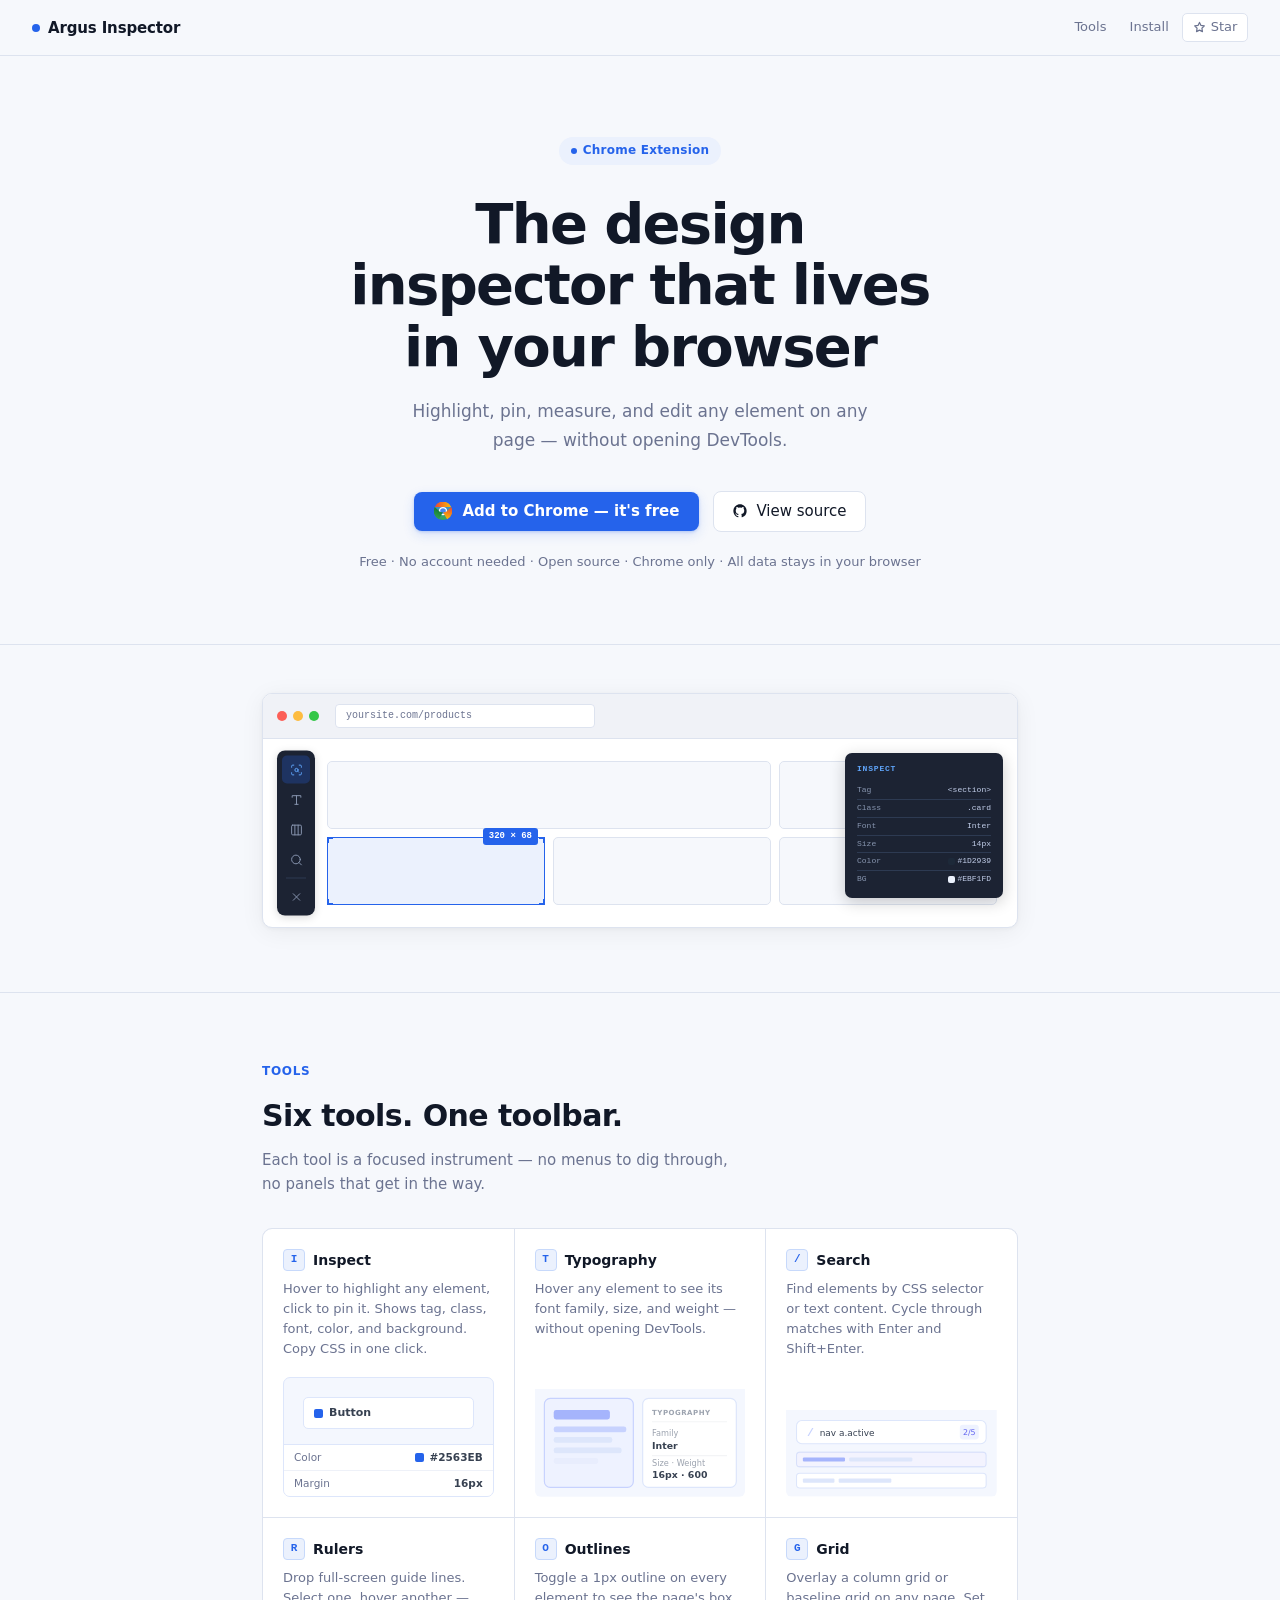
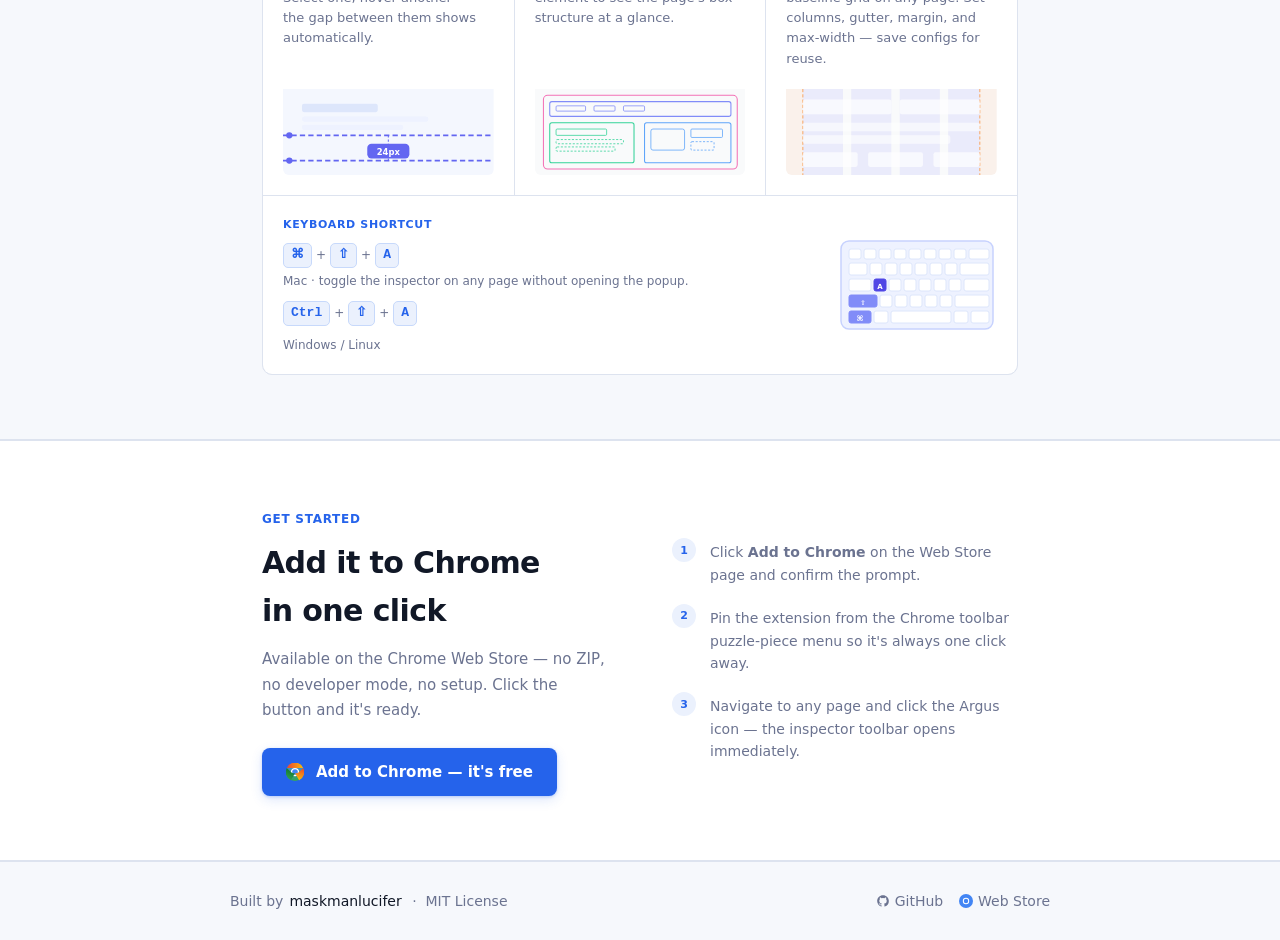
<file: docs/index.html>
<!DOCTYPE html>
<html lang="en">
<head>
  <meta charset="utf-8">
  <meta name="viewport" content="width=device-width, initial-scale=1">
  <title>Argus Inspector — Design Inspector for Chrome</title>
  <meta name="description" content="A lightweight design inspector that lives in your toolbar. Inspect, measure, and overlay grids on any page.">
  <link rel="icon" type="image/svg+xml" href="data:image/svg+xml,%3Csvg xmlns='http://www.w3.org/2000/svg' viewBox='0 0 32 32'%3E%3Crect width='32' height='32' rx='7' fill='%232563EB'/%3E%3Ccircle cx='16' cy='16' r='5' fill='none' stroke='%23fff' stroke-width='2'/%3E%3Cpath d='M3 7V5a2 2 0 0 1 2-2h2M27 3h2a2 2 0 0 1 2 2v2M29 25v2a2 2 0 0 1-2 2h-2M7 29H5a2 2 0 0 1-2-2v-2' stroke='%23fff' stroke-width='2' stroke-linecap='round' fill='none'/%3E%3C/svg%3E">
  <style>
    *, *::before, *::after { box-sizing: border-box; margin: 0; padding: 0; }

    :root {
      --bg:       #F6F8FC;
      --surface:  #FFFFFF;
      --border:   #DDE3EF;
      --accent:   #2563EB;
      --accent-lt:#EBF1FD;
      --text:     #111827;
      --muted:    #6B7390;
      --sans:     -apple-system, BlinkMacSystemFont, 'Segoe UI', system-ui, sans-serif;
      --mono:     'SFMono-Regular', Menlo, Monaco, Consolas, monospace;
    }

    html { scroll-behavior: smooth; }

    body {
      background: var(--bg);
      color: var(--text);
      font-family: var(--sans);
      font-size: 1rem;
      line-height: 1.6;
      -webkit-font-smoothing: antialiased;
    }

    /* ── Nav ── */
    nav {
      position: sticky; top: 0; z-index: 100;
      background: rgba(246, 248, 252, 0.92);
      backdrop-filter: blur(10px);
      border-bottom: 1px solid var(--border);
      padding: 0 2rem;
      height: 56px;
      display: flex;
      align-items: center;
      justify-content: space-between;
    }

    .nav-logo {
      display: flex;
      align-items: center;
      gap: 0.5rem;
      text-decoration: none;
      color: var(--text);
      font-weight: 700;
      font-size: 0.9375rem;
      letter-spacing: -0.01em;
    }
    .nav-logo-dot {
      width: 8px; height: 8px;
      background: var(--accent);
      border-radius: 50%;
    }

    .nav-right { display: flex; align-items: center; gap: 0.25rem; }

    .nav-link {
      padding: 0.2rem 0.6rem;
      font-size: 0.8125rem;
      color: var(--muted);
      text-decoration: none;
      border-radius: 5px;
      transition: background 0.12s, color 0.12s;
    }
    .nav-link:hover { background: var(--border); color: var(--text); }

    .nav-gh {
      display: inline-flex;
      align-items: center;
      gap: 0.3rem;
      padding: 0.2rem 0.6rem;
      font-size: 0.8125rem;
      color: var(--muted);
      text-decoration: none;
      border-radius: 5px;
      border: 1px solid var(--border);
      background: var(--surface);
      transition: border-color 0.12s, color 0.12s;
    }
    .nav-gh:hover { border-color: #b0bbd4; color: var(--text); }

    /* ── Hero ── */
    .hero {
      max-width: 760px;
      margin: 0 auto;
      padding: 5rem 2rem 4.5rem;
      text-align: center;
    }

    .badge {
      display: inline-flex;
      align-items: center;
      gap: 0.375rem;
      background: var(--accent-lt);
      color: var(--accent);
      font-size: 0.75rem;
      font-weight: 600;
      letter-spacing: 0.02em;
      padding: 0.25rem 0.75rem;
      border-radius: 100px;
      margin-bottom: 1.75rem;
    }
    .badge-dot { width: 6px; height: 6px; background: var(--accent); border-radius: 50%; }

    h1 {
      font-size: clamp(2rem, 5.5vw, 3.5rem);
      font-weight: 800;
      line-height: 1.1;
      letter-spacing: -0.03em;
      color: var(--text);
      margin-bottom: 1.25rem;
      text-wrap: balance;
    }

    .hero-sub {
      font-size: 1.0625rem;
      color: var(--muted);
      max-width: 460px;
      margin: 0 auto 2.25rem;
      line-height: 1.7;
    }

    .hero-ctas {
      display: flex;
      align-items: center;
      justify-content: center;
      gap: 0.875rem;
      flex-wrap: wrap;
    }

    /* Chrome Web Store button */
    .btn-cws {
      display: inline-flex;
      align-items: center;
      gap: 0.625rem;
      background: var(--accent);
      color: #fff;
      font-size: 0.9375rem;
      font-weight: 600;
      padding: 0.45rem 1.25rem;
      border-radius: 8px;
      text-decoration: none;
      transition: background 0.12s, box-shadow 0.12s;
      box-shadow: 0 1px 3px rgba(37,99,235,0.25), 0 4px 12px rgba(37,99,235,0.15);
    }
    .btn-cws:hover {
      background: #1d55d4;
      box-shadow: 0 2px 6px rgba(37,99,235,0.3), 0 8px 20px rgba(37,99,235,0.2);
    }

    .btn-gh {
      display: inline-flex;
      align-items: center;
      gap: 0.5rem;
      background: var(--surface);
      color: var(--text);
      font-size: 0.9375rem;
      font-weight: 500;
      padding: 0.45rem 1.125rem;
      border-radius: 8px;
      border: 1px solid var(--border);
      text-decoration: none;
      transition: border-color 0.12s, background 0.12s;
    }
    .btn-gh:hover { background: var(--bg); border-color: #b0bbd4; }
    .btn-star {
      display: inline-flex;
      align-items: center;
      gap: 0.5rem;
      background: #fefce8;
      color: #854d0e;
      font-size: 0.9375rem;
      font-weight: 500;
      padding: 0.7rem 1.25rem;
      border-radius: 8px;
      border: 1px solid #fde68a;
      text-decoration: none;
      transition: border-color 0.12s, background 0.12s;
    }
    .btn-star:hover { background: #fef9c3; border-color: #fbbf24; }

    .hero-meta {
      margin-top: 1.25rem;
      font-size: 0.8125rem;
      color: var(--muted);
    }

    /* ── Divider ── */
    hr { border: none; border-top: 1px solid var(--border); }

    /* ── Browser mockup ── */
    .mockup-wrap {
      max-width: 820px;
      margin: 0 auto;
      padding: 3rem 2rem 4rem;
    }

    .browser {
      background: var(--surface);
      border: 1px solid var(--border);
      border-radius: 10px;
      overflow: hidden;
      box-shadow: 0 4px 24px rgba(0,0,0,0.06), 0 1px 4px rgba(0,0,0,0.04);
    }
    .browser-bar {
      background: #F0F2F7;
      border-bottom: 1px solid var(--border);
      padding: 0.625rem 0.875rem;
      display: flex;
      align-items: center;
      gap: 0.375rem;
    }
    .dot { width: 10px; height: 10px; border-radius: 50%; }
    .dot-r { background: #FC5F57; }
    .dot-y { background: #FDBC40; }
    .dot-g { background: #34C748; }
    .url-pill {
      margin-left: 0.625rem;
      flex: 1; max-width: 260px;
      background: var(--surface);
      border: 1px solid var(--border);
      border-radius: 4px;
      padding: 0.1875rem 0.625rem;
      font-family: var(--mono);
      font-size: 0.625rem;
      color: var(--muted);
    }

    .browser-body {
      position: relative;
      display: flex;
      align-items: center;
      padding: 1.25rem 1.25rem 1.25rem 4rem;
      min-height: 188px;
    }

    /* Argus toolbar rail */
    .tb {
      position: absolute;
      left: 0.875rem;
      top: 50%;
      transform: translateY(-50%);
      background: #1C2333;
      border-radius: 8px;
      padding: 5px;
      display: flex;
      flex-direction: column;
      gap: 2px;
      box-shadow: 0 2px 8px rgba(0,0,0,0.15);
    }
    .tb-btn {
      width: 28px; height: 28px;
      border-radius: 5px;
      display: flex; align-items: center; justify-content: center;
      color: #8896B0;
    }
    .tb-btn.active { background: rgba(37,99,235,0.25); color: #60A5FA; }
    .tb-sep { height: 1px; background: #2D3A52; margin: 2px 4px; }

    /* Simulated page */
    .page-canvas {
      flex: 1;
      display: grid;
      grid-template-columns: 1fr 1fr 1fr;
      grid-template-rows: 1fr 1fr;
      gap: 8px;
    }
    .pg { background: var(--bg); border: 1px solid var(--border); border-radius: 5px; height: 68px; }
    .pg.span2 { grid-column: span 2; }
    .pg.sel {
      border-color: var(--accent);
      background: #EBF1FD;
      position: relative;
    }
    .corner {
      position: absolute;
      width: 6px; height: 6px;
      border-color: var(--accent);
      border-style: solid;
    }
    .tl { top: -1px; left: -1px;  border-width: 2px 0 0 2px; }
    .tr { top: -1px; right: -1px; border-width: 2px 2px 0 0; }
    .bl { bottom: -1px; left: -1px;  border-width: 0 0 2px 2px; }
    .br { bottom: -1px; right: -1px; border-width: 0 2px 2px 0; }

    .dim-badge {
      position: absolute;
      top: -10px; right: 6px;
      background: var(--accent);
      color: #fff;
      font-family: var(--mono);
      font-size: 0.5625rem;
      font-weight: 700;
      padding: 1px 6px;
      border-radius: 3px;
    }

    /* Info panel */
    .info-panel {
      position: absolute;
      top: 0.875rem; right: 0.875rem;
      background: #1C2333;
      border-radius: 7px;
      padding: 0.625rem 0.75rem;
      width: 158px;
      font-family: var(--mono);
      box-shadow: 0 4px 16px rgba(0,0,0,0.2);
    }
    .ip-head {
      font-size: 0.5rem;
      font-weight: 700;
      letter-spacing: 0.1em;
      text-transform: uppercase;
      color: #60A5FA;
      margin-bottom: 0.375rem;
    }
    .ip-r {
      display: flex;
      justify-content: space-between;
      font-size: 0.5rem;
      color: #8896B0;
      padding: 2px 0;
      border-bottom: 1px solid #2D3A52;
    }
    .ip-r:last-child { border-bottom: none; }
    .ip-v { color: #C4D0EC; }
    .sw {
      display: inline-block;
      width: 7px; height: 7px;
      border-radius: 2px;
      vertical-align: middle;
      margin-right: 2px;
    }

    /* ── Section layout ── */
    .section {
      max-width: 820px;
      margin: 0 auto;
      padding: 4rem 2rem;
    }

    .section-tag {
      display: inline-block;
      font-size: 0.75rem;
      font-weight: 600;
      color: var(--accent);
      letter-spacing: 0.06em;
      text-transform: uppercase;
      margin-bottom: 0.625rem;
    }

    h2 {
      font-size: clamp(1.375rem, 3vw, 1.875rem);
      font-weight: 700;
      letter-spacing: -0.02em;
      color: var(--text);
      margin-bottom: 0.5rem;
      text-wrap: balance;
    }

    .section-desc {
      font-size: 0.9375rem;
      color: var(--muted);
      max-width: 480px;
      margin-bottom: 2rem;
    }

    /* ── Tools ── */
    .tools-grid {
      display: grid;
      grid-template-columns: repeat(auto-fill, minmax(210px, 1fr));
      gap: 1px;
      background: var(--border);
      border: 1px solid var(--border);
      border-radius: 10px;
      overflow: hidden;
    }
    .tool-card {
      background: var(--surface);
      padding: 1.25rem;
      display: flex;
      flex-direction: column;
      gap: 0.5rem;
      transition: background 0.1s;
    }
    .tool-card:hover { background: var(--bg); }
    .tool-row { display: flex; align-items: center; gap: 0.5rem; }

    .key {
      font-family: var(--mono);
      font-size: 0.6875rem;
      font-weight: 700;
      color: var(--accent);
      background: var(--accent-lt);
      border: 1px solid #c7d9fb;
      padding: 1px 6px;
      border-radius: 4px;
      min-width: 22px;
      text-align: center;
    }
    .tool-name {
      font-weight: 600;
      font-size: 0.875rem;
      color: var(--text);
    }
    .tool-desc {
      font-size: 0.8125rem;
      color: var(--muted);
      line-height: 1.55;
    }

    /* ── Shortcut filler card ── */
    .tool-card--shortcut {
      background: var(--surface);
      justify-content: center;
      gap: 0.35rem;
      grid-column: 1 / -1;
      flex-direction: row;
      align-items: center;
    }
    .shortcut-text { display: flex; flex-direction: column; gap: 0.35rem; flex: 1; }
    .shortcut-kbd-vis { flex-shrink: 0; line-height: 0; }
    .shortcut-kbd-vis svg { display: block; }
    .shortcut-eyebrow {
      font-size: 0.6875rem;
      font-weight: 600;
      text-transform: uppercase;
      letter-spacing: 0.06em;
      color: var(--accent);
      margin-bottom: 4px;
    }
    .shortcut-keys {
      display: flex;
      align-items: center;
      gap: 4px;
    }
    .sk-chip {
      font-family: var(--mono);
      font-size: 0.8125rem;
      font-weight: 700;
      background: var(--accent-lt);
      border: 1px solid #c7d9fb;
      color: var(--accent);
      border-radius: 5px;
      padding: 2px 7px;
      line-height: 1.4;
    }
    .sk-sep {
      font-size: 0.75rem;
      color: var(--muted);
      font-weight: 500;
    }
    .shortcut-sub {
      font-size: 0.75rem;
      color: var(--muted);
      line-height: 1.4;
    }
    .shortcut-keys--win, .shortcut-sub--win {
      margin-top: 6px;
    }

    /* ── Inspect card demo ── */
    .inspect-demo {
      margin-top: 10px;
      border: 1px solid #dde6fb;
      border-radius: 7px;
      overflow: hidden;
      background: #f4f7fe;
      font-family: var(--sans);
      user-select: none;
    }

    .id-scene {
      padding: 10px 10px 6px;
    }

    .id-margin-zone {
      border: 1.5px dashed transparent;
      border-radius: 5px;
      padding: 8px;
      transition: border-color 0.15s, background 0.15s;
    }

    .id-box {
      background: #fff;
      border: 1.5px solid #dde6fb;
      border-radius: 5px;
      padding: 6px 10px;
      display: flex;
      align-items: center;
      gap: 6px;
      transition: border-color 0.15s, background 0.15s, box-shadow 0.15s;
    }

    .id-color-dot {
      width: 9px; height: 9px;
      border-radius: 2px;
      background: #2563EB;
      flex: none;
      transition: transform 0.15s;
    }

    .id-label {
      font-size: 11px;
      font-weight: 600;
      color: #374151;
    }

    /* Rows */
    .id-rows {
      border-top: 1px solid #dde6fb;
      background: #fff;
    }

    .id-row {
      display: flex;
      align-items: center;
      justify-content: space-between;
      padding: 4px 10px;
      cursor: default;
      transition: background 0.12s;
    }

    .id-row + .id-row { border-top: 1px solid #eef1f8; }
    .id-row:hover { background: #f0f4ff; }

    .id-key {
      font-size: 10.5px;
      color: #6B7390;
      font-weight: 500;
    }

    .id-val {
      display: flex;
      align-items: center;
      gap: 5px;
      font-size: 10.5px;
      font-weight: 600;
      color: #374151;
    }

    .id-swatch {
      width: 9px; height: 9px;
      border-radius: 2px;
      background: #2563EB;
      flex: none;
      transition: transform 0.15s;
    }

    /* Color row hover — highlight box */
    .inspect-demo:has(.id-color-row:hover) .id-box {
      border-color: #2563EB;
      background: rgba(37,99,235,0.05);
      box-shadow: 0 0 0 3px rgba(37,99,235,0.1);
    }
    .inspect-demo:has(.id-color-row:hover) .id-swatch,
    .inspect-demo:has(.id-color-row:hover) .id-color-dot {
      transform: scale(1.4);
    }

    /* Margin row hover — highlight margin zone */
    .inspect-demo:has(.id-margin-row:hover) .id-margin-zone {
      border-color: rgba(37,99,235,0.45);
      background: rgba(37,99,235,0.05);
    }
    .inspect-demo:has(.id-margin-row:hover) .id-box {
      border-color: rgba(37,99,235,0.35);
    }

    /* ── Shared card visual ── */
    .card-vis {
      margin-top: auto;
      padding-top: 0.75rem;
      line-height: 0;
      border-radius: 6px;
      overflow: hidden;
    }
    .card-vis svg { width: 100%; height: auto; display: block; }

    /* ── Install / CWS ── */
    .cws-section {
      background: var(--surface);
      border-top: 1px solid var(--border);
      border-bottom: 1px solid var(--border);
    }
    .cws-inner {
      max-width: 820px;
      margin: 0 auto;
      padding: 4rem 2rem;
      display: grid;
      grid-template-columns: 1fr 1fr;
      gap: 4rem;
      align-items: center;
    }
    .cws-left h2 { margin-bottom: 0.75rem; }
    .cws-left p { color: var(--muted); font-size: 0.9375rem; line-height: 1.7; margin-bottom: 1.5rem; }

    .cws-btn {
      display: inline-flex;
      align-items: center;
      gap: 0.75rem;
      background: var(--accent);
      color: #fff;
      font-size: 0.9375rem;
      font-weight: 600;
      padding: 0.75rem 1.5rem;
      border-radius: 8px;
      text-decoration: none;
      box-shadow: 0 1px 3px rgba(37,99,235,0.25), 0 4px 12px rgba(37,99,235,0.15);
      transition: background 0.12s;
    }
    .cws-btn:hover { background: #1d55d4; }

    .steps { display: flex; flex-direction: column; gap: 1.125rem; }
    .step { display: flex; gap: 0.875rem; align-items: flex-start; }
    .step-num {
      flex-shrink: 0;
      width: 24px; height: 24px;
      background: var(--accent-lt);
      color: var(--accent);
      border-radius: 50%;
      font-size: 0.6875rem;
      font-weight: 700;
      display: flex; align-items: center; justify-content: center;
    }
    .step-text {
      font-size: 0.875rem;
      color: var(--muted);
      line-height: 1.6;
      padding-top: 0.1875rem;
    }

    /* ── Footer ── */
    footer {
      padding: 1.75rem 2rem;
      border-top: 1px solid var(--border);
    }
    .footer-inner {
      max-width: 820px;
      margin: 0 auto;
      display: flex;
      align-items: center;
      justify-content: space-between;
      flex-wrap: wrap;
      gap: 0.75rem;
    }
    .footer-left {
      font-size: 0.875rem;
      color: var(--muted);
      display: flex;
      align-items: center;
      gap: 0.375rem;
    }
    .footer-left a {
      color: var(--text);
      font-weight: 500;
      text-decoration: none;
    }
    .footer-left a:hover { color: var(--accent); }
    .footer-right {
      display: flex;
      align-items: center;
      gap: 1rem;
    }
    .footer-link {
      font-size: 0.875rem;
      color: var(--muted);
      text-decoration: none;
      display: flex;
      align-items: center;
      gap: 0.3rem;
      transition: color 0.12s;
    }
    .footer-link:hover { color: var(--text); }

    /* ── Responsive ── */
    @media (max-width: 640px) {
      .cws-inner { grid-template-columns: 1fr; gap: 2.5rem; }
      .info-panel { display: none; }
      .page-canvas { grid-template-columns: 1fr 1fr; }
      .pg.span2 { grid-column: span 2; }
      nav .nav-link { display: none; }
      .footer-inner { flex-direction: column; align-items: flex-start; }
    }

    @media (prefers-reduced-motion: reduce) {
      * { transition: none !important; }
    }

    :focus-visible { outline: 2px solid var(--accent); outline-offset: 2px; }
  </style>
</head>
<body>

<!-- ── Nav ── -->
<nav>
  <a class="nav-logo" href="#">
    <span class="nav-logo-dot"></span>
    Argus Inspector
  </a>
  <div class="nav-right">
    <a class="nav-link" href="#tools">Tools</a>
    <a class="nav-link" href="#install">Install</a>
    <a class="nav-gh" href="https://github.com/maskmanlucifer/argus" target="_blank" rel="noopener">
      <svg width="13" height="13" viewBox="0 0 14 14" fill="none"><path d="M7 1.5l1.6 3.3 3.6.5-2.6 2.5.6 3.6L7 9.8 3.8 11.4l.6-3.6L1.8 5.3l3.6-.5L7 1.5Z" stroke="currentColor" stroke-width="1.3" stroke-linejoin="round"/></svg>
      Star
    </a>
  </div>
</nav>

<!-- ── Hero ── -->
<section class="hero">
  <div class="badge"><span class="badge-dot"></span> Chrome Extension</div>
  <h1>The design inspector that lives in your browser</h1>
  <p class="hero-sub">Highlight, pin, measure, and edit any element on any page — without opening DevTools.</p>
  <div class="hero-ctas">
    <a class="btn-cws" href="https://chromewebstore.google.com/detail/argus-inspector/amnfopnhghblhhmmmmdpkbkikmlebpkn" target="_blank" rel="noopener">
      <svg width="18" height="18" viewBox="0 0 192 192" fill="none">
        <circle cx="96" cy="96" r="96" fill="url(#cg)"/>
        <circle cx="96" cy="96" r="44" fill="white"/>
        <circle cx="96" cy="96" r="30" fill="#4285F4"/>
        <path d="M96 52h87.4A96 96 0 0 0 8.6 52H96z" fill="url(#cr)"/>
        <path d="M8.6 52A96 96 0 0 0 52 183.4L95.6 108A44 44 0 0 1 52 96z" fill="url(#cg2)"/>
        <path d="M183.4 52A96 96 0 0 1 140 183.4L96.4 108A44 44 0 0 0 140 96z" fill="url(#cy)"/>
        <defs>
          <linearGradient id="cr" x1="8.6" y1="52" x2="183.4" y2="52" gradientUnits="userSpaceOnUse"><stop stop-color="#EA4335"/><stop offset="1" stop-color="#FBBC05"/></linearGradient>
          <linearGradient id="cg" x1="96" y1="0" x2="96" y2="192" gradientUnits="userSpaceOnUse"><stop stop-color="#4285F4"/><stop offset="1" stop-color="#34A853"/></linearGradient>
          <linearGradient id="cg2" x1="8.6" y1="183.4" x2="52" y2="96" gradientUnits="userSpaceOnUse"><stop stop-color="#34A853"/><stop offset="1" stop-color="#188038"/></linearGradient>
          <linearGradient id="cy" x1="140" y1="183.4" x2="183.4" y2="52" gradientUnits="userSpaceOnUse"><stop stop-color="#FBBC05"/><stop offset="1" stop-color="#EA4335"/></linearGradient>
        </defs>
      </svg>
      Add to Chrome — it's free
    </a>
    <a class="btn-gh" href="https://github.com/maskmanlucifer/argus" target="_blank" rel="noopener">
      <svg width="16" height="16" viewBox="0 0 24 24" fill="currentColor"><path d="M12 2C6.477 2 2 6.484 2 12.017c0 4.425 2.865 8.18 6.839 9.504.5.092.682-.217.682-.483 0-.237-.008-.868-.013-1.703-2.782.605-3.369-1.343-3.369-1.343-.454-1.158-1.11-1.466-1.11-1.466-.908-.62.069-.608.069-.608 1.003.07 1.531 1.032 1.531 1.032.892 1.53 2.341 1.088 2.91.832.092-.647.35-1.088.636-1.338-2.22-.253-4.555-1.113-4.555-4.951 0-1.093.39-1.988 1.029-2.688-.103-.253-.446-1.272.098-2.65 0 0 .84-.27 2.75 1.026A9.564 9.564 0 0 1 12 6.844a9.59 9.59 0 0 1 2.504.337c1.909-1.296 2.747-1.027 2.747-1.027.546 1.379.202 2.398.1 2.651.64.7 1.028 1.595 1.028 2.688 0 3.848-2.339 4.695-4.566 4.943.359.309.678.92.678 1.855 0 1.338-.012 2.419-.012 2.747 0 .268.18.58.688.482A10.02 10.02 0 0 0 22 12.017C22 6.484 17.522 2 12 2z"/></svg>
      View source
    </a>
  </div>
  <p class="hero-meta">Free · No account needed · Open source · Chrome only · All data stays in your browser</p>
</section>

<hr>

<!-- ── Mockup ── -->
<div class="mockup-wrap">
  <div class="browser">
    <div class="browser-bar">
      <div class="dot dot-r"></div>
      <div class="dot dot-y"></div>
      <div class="dot dot-g"></div>
      <div class="url-pill">yoursite.com/products</div>
    </div>
    <div class="browser-body">
      <!-- Toolbar -->
      <div class="tb">
        <div class="tb-btn active">
          <svg viewBox="0 0 24 24" width="13" height="13" fill="none" stroke="currentColor" stroke-width="1.8" stroke-linecap="round" stroke-linejoin="round"><path d="M3 7V5a2 2 0 0 1 2-2h2"/><path d="M17 3h2a2 2 0 0 1 2 2v2"/><path d="M21 17v2a2 2 0 0 1-2 2h-2"/><path d="M7 21H5a2 2 0 0 1-2-2v-2"/><circle cx="12" cy="12" r="3"/><path d="m16 16-1.9-1.9"/></svg>
        </div>
        <div class="tb-btn">
          <svg viewBox="0 0 24 24" width="13" height="13" fill="none" stroke="currentColor" stroke-width="1.8" stroke-linecap="round" stroke-linejoin="round"><polyline points="4 7 4 4 20 4 20 7"/><line x1="9" y1="20" x2="15" y2="20"/><line x1="12" y1="4" x2="12" y2="20"/></svg>
        </div>
        <div class="tb-btn">
          <svg viewBox="0 0 24 24" width="13" height="13" fill="none" stroke="currentColor" stroke-width="1.8" stroke-linecap="round" stroke-linejoin="round"><rect x="3" y="3" width="18" height="18" rx="2"/><line x1="9" y1="3" x2="9" y2="21"/><line x1="15" y1="3" x2="15" y2="21"/></svg>
        </div>
        <div class="tb-btn">
          <svg viewBox="0 0 24 24" width="13" height="13" fill="none" stroke="currentColor" stroke-width="1.8" stroke-linecap="round" stroke-linejoin="round"><circle cx="11" cy="11" r="8"/><path d="m21 21-4.3-4.3"/></svg>
        </div>
        <div class="tb-sep"></div>
        <div class="tb-btn">
          <svg viewBox="0 0 24 24" width="13" height="13" fill="none" stroke="currentColor" stroke-width="1.8" stroke-linecap="round" stroke-linejoin="round"><path d="M18 6 6 18M6 6l12 12"/></svg>
        </div>
      </div>
      <!-- Page blocks -->
      <div class="page-canvas">
        <div class="pg span2"></div>
        <div class="pg"></div>
        <div class="pg sel">
          <div class="corner tl"></div><div class="corner tr"></div>
          <div class="corner bl"></div><div class="corner br"></div>
          <div class="dim-badge">320 × 68</div>
        </div>
        <div class="pg"></div>
        <div class="pg"></div>
      </div>
      <!-- Inspect panel -->
      <div class="info-panel">
        <div class="ip-head">Inspect</div>
        <div class="ip-r"><span>Tag</span><span class="ip-v">&lt;section&gt;</span></div>
        <div class="ip-r"><span>Class</span><span class="ip-v">.card</span></div>
        <div class="ip-r"><span>Font</span><span class="ip-v">Inter</span></div>
        <div class="ip-r"><span>Size</span><span class="ip-v">14px</span></div>
        <div class="ip-r"><span>Color</span><span class="ip-v"><span class="sw" style="background:#1D2939"></span>#1D2939</span></div>
        <div class="ip-r"><span>BG</span><span class="ip-v"><span class="sw" style="background:#EBF1FD"></span>#EBF1FD</span></div>
      </div>
    </div>
  </div>
</div>

<hr>

<!-- ── Tools ── -->
<section class="section" id="tools">
  <span class="section-tag">Tools</span>
  <h2>Six tools. One toolbar.</h2>
  <p class="section-desc">Each tool is a focused instrument — no menus to dig through, no panels that get in the way.</p>

  <div class="tools-grid">
    <div class="tool-card">
      <div class="tool-row"><span class="key">I</span><span class="tool-name">Inspect</span></div>
      <p class="tool-desc">Hover to highlight any element, click to pin it. Shows tag, class, font, color, and background. Copy CSS in one click.</p>
      <div class="inspect-demo">
        <div class="id-scene">
          <div class="id-margin-zone">
            <div class="id-box">
              <div class="id-color-dot"></div>
              <span class="id-label">Button</span>
            </div>
          </div>
        </div>
        <div class="id-rows">
          <div class="id-row id-color-row">
            <span class="id-key">Color</span>
            <span class="id-val"><span class="id-swatch"></span>#2563EB</span>
          </div>
          <div class="id-row id-margin-row">
            <span class="id-key">Margin</span>
            <span class="id-val">16px</span>
          </div>
        </div>
      </div>
    </div>
    <div class="tool-card">
      <div class="tool-row"><span class="key">T</span><span class="tool-name">Typography</span></div>
      <p class="tool-desc">Hover any element to see its font family, size, and weight — without opening DevTools.</p>
      <div class="card-vis">
        <svg viewBox="0 0 180 92" fill="none" xmlns="http://www.w3.org/2000/svg">
          <rect width="180" height="92" fill="#f4f7fe"/>
          <!-- hovered element -->
          <rect x="8" y="8" width="76" height="76" rx="5" fill="#EEF2FF" stroke="#C7D2FE" stroke-width="1"/>
          <rect x="16" y="18" width="48" height="8" rx="2" fill="#A5B4FC"/>
          <rect x="16" y="32" width="62" height="5" rx="2" fill="#C7D2FE"/>
          <rect x="16" y="41" width="50" height="5" rx="2" fill="#DDE6FB"/>
          <rect x="16" y="50" width="58" height="5" rx="2" fill="#DDE6FB"/>
          <rect x="16" y="59" width="38" height="5" rx="2" fill="#E8EDFD"/>
          <!-- panel -->
          <rect x="92" y="8" width="80" height="76" rx="5" fill="#fff" stroke="#DDE6FB" stroke-width="1"/>
          <text x="100" y="22" font-size="6" font-weight="700" letter-spacing="0.07em" fill="#9CA3AF" font-family="system-ui,sans-serif">TYPOGRAPHY</text>
          <line x1="100" y1="28" x2="164" y2="28" stroke="#F3F4F6" stroke-width="1"/>
          <text x="100" y="40" font-size="7" fill="#9CA3AF" font-family="system-ui,sans-serif">Family</text>
          <text x="100" y="51" font-size="8" font-weight="600" fill="#374151" font-family="system-ui,sans-serif">Inter</text>
          <line x1="100" y1="57" x2="164" y2="57" stroke="#F3F4F6" stroke-width="1"/>
          <text x="100" y="66" font-size="7" fill="#9CA3AF" font-family="system-ui,sans-serif">Size · Weight</text>
          <text x="100" y="76" font-size="8" font-weight="600" fill="#374151" font-family="system-ui,sans-serif">16px · 600</text>
        </svg>
      </div>
    </div>
    <div class="tool-card">
      <div class="tool-row"><span class="key">/</span><span class="tool-name">Search</span></div>
      <p class="tool-desc">Find elements by CSS selector or text content. Cycle through matches with Enter and Shift+Enter.</p>
      <div class="card-vis">
        <svg viewBox="0 0 200 82" fill="none" xmlns="http://www.w3.org/2000/svg">
          <rect width="200" height="82" fill="#f4f7fe"/>
          <!-- search bar -->
          <rect x="10" y="10" width="180" height="22" rx="5" fill="#fff" stroke="#DDE6FB" stroke-width="1"/>
          <text x="20" y="25" font-size="11" font-weight="700" fill="#C7D2FE" font-family="monospace">/</text>
          <text x="32" y="25" font-size="8.5" fill="#374151" font-family="system-ui,sans-serif">nav a.active</text>
          <rect x="165" y="14" width="18" height="14" rx="3" fill="#EEF2FF"/>
          <text x="174" y="24" font-size="7.5" fill="#6366F1" text-anchor="middle" font-family="system-ui,sans-serif">2/5</text>
          <!-- result items -->
          <rect x="10" y="40" width="180" height="14" rx="3" fill="#fff" stroke="#DDE6FB" stroke-width="1"/>
          <rect x="10" y="40" width="180" height="14" rx="3" fill="rgba(99,102,241,0.08)"/>
          <rect x="16" y="45" width="40" height="4" rx="1" fill="#A5B4FC"/>
          <rect x="60" y="45" width="60" height="4" rx="1" fill="#DDE6FB"/>
          <rect x="10" y="60" width="180" height="14" rx="3" fill="#fff" stroke="#DDE6FB" stroke-width="1"/>
          <rect x="16" y="65" width="30" height="4" rx="1" fill="#DDE6FB"/>
          <rect x="50" y="65" width="50" height="4" rx="1" fill="#DDE6FB"/>
        </svg>
      </div>
    </div>
    <div class="tool-card">
      <div class="tool-row"><span class="key">R</span><span class="tool-name">Rulers</span></div>
      <p class="tool-desc">Drop full-screen guide lines. Select one, hover another — the gap between them shows automatically.</p>
      <div class="card-vis">
        <svg viewBox="0 0 200 82" fill="none" xmlns="http://www.w3.org/2000/svg">
          <rect width="200" height="82" fill="#f4f7fe"/>
          <!-- content blocks -->
          <rect x="18" y="14" width="72" height="8" rx="2" fill="#DDE6FB"/>
          <rect x="18" y="26" width="120" height="5" rx="2" fill="#EEF2FF"/>
          <rect x="18" y="34" width="96" height="5" rx="2" fill="#EEF2FF"/>
          <!-- ruler line 1 -->
          <line x1="0" y1="44" x2="200" y2="44" stroke="#6366F1" stroke-width="1.5" stroke-dasharray="5 3"/>
          <circle cx="6" cy="44" r="3" fill="#6366F1"/>
          <!-- ruler line 2 -->
          <line x1="0" y1="68" x2="200" y2="68" stroke="#6366F1" stroke-width="1.5" stroke-dasharray="5 3"/>
          <circle cx="6" cy="68" r="3" fill="#6366F1"/>
          <!-- connector + badge -->
          <line x1="100" y1="44" x2="100" y2="56" stroke="#6366F1" stroke-width="1" stroke-dasharray="2 2"/>
          <line x1="100" y1="68" x2="100" y2="58" stroke="#6366F1" stroke-width="1" stroke-dasharray="2 2"/>
          <rect x="80" y="52" width="40" height="14" rx="4" fill="#6366F1"/>
          <text x="100" y="62.5" font-size="8" font-weight="600" fill="#fff" text-anchor="middle" font-family="system-ui,sans-serif">24px</text>
        </svg>
      </div>
    </div>
    <div class="tool-card">
      <div class="tool-row"><span class="key">O</span><span class="tool-name">Outlines</span></div>
      <p class="tool-desc">Toggle a 1px outline on every element to see the page's box structure at a glance.</p>
      <div class="card-vis">
        <svg viewBox="0 0 200 82" fill="none" xmlns="http://www.w3.org/2000/svg">
          <rect width="200" height="82" fill="#f9fafb"/>
          <!-- outer page -->
          <rect x="8" y="6" width="184" height="70" rx="4" fill="none" stroke="#F472B6" stroke-width="1"/>
          <!-- nav bar -->
          <rect x="14" y="12" width="172" height="14" rx="2" fill="none" stroke="#818CF8" stroke-width="1"/>
          <rect x="20" y="16" width="28" height="5" rx="1" fill="none" stroke="#818CF8" stroke-width="0.75"/>
          <rect x="56" y="16" width="20" height="5" rx="1" fill="none" stroke="#818CF8" stroke-width="0.75"/>
          <rect x="84" y="16" width="20" height="5" rx="1" fill="none" stroke="#818CF8" stroke-width="0.75"/>
          <!-- two columns -->
          <rect x="14" y="32" width="80" height="38" rx="2" fill="none" stroke="#34D399" stroke-width="1"/>
          <rect x="104" y="32" width="82" height="38" rx="2" fill="none" stroke="#60A5FA" stroke-width="1"/>
          <!-- inner content -->
          <rect x="20" y="38" width="48" height="6" rx="1" fill="none" stroke="#34D399" stroke-width="0.75"/>
          <rect x="20" y="48" width="64" height="4" rx="1" fill="none" stroke="#34D399" stroke-width="0.75" stroke-dasharray="2 1.5"/>
          <rect x="20" y="55" width="56" height="4" rx="1" fill="none" stroke="#34D399" stroke-width="0.75" stroke-dasharray="2 1.5"/>
          <rect x="110" y="38" width="32" height="20" rx="2" fill="none" stroke="#60A5FA" stroke-width="0.75"/>
          <rect x="148" y="38" width="30" height="8" rx="1" fill="none" stroke="#60A5FA" stroke-width="0.75"/>
          <rect x="148" y="50" width="22" height="8" rx="1" fill="none" stroke="#60A5FA" stroke-width="0.75" stroke-dasharray="2 1.5"/>
        </svg>
      </div>
    </div>
    <div class="tool-card">
      <div class="tool-row"><span class="key">G</span><span class="tool-name">Grid</span></div>
      <p class="tool-desc">Overlay a column grid or baseline grid on any page. Set columns, gutter, margin, and max-width — save configs for reuse.</p>
      <div class="card-vis">
        <svg viewBox="0 0 200 82" fill="none" xmlns="http://www.w3.org/2000/svg">
          <rect width="200" height="82" fill="#f9fafb"/>
          <!-- margin zones -->
          <rect x="0" y="0" width="16" height="82" fill="rgba(251,146,60,0.08)"/>
          <rect x="184" y="0" width="16" height="82" fill="rgba(251,146,60,0.08)"/>
          <!-- columns (4 cols) -->
          <rect x="16"  y="0" width="38" height="82" fill="rgba(99,102,241,0.1)"/>
          <rect x="62"  y="0" width="38" height="82" fill="rgba(99,102,241,0.1)"/>
          <rect x="108" y="0" width="38" height="82" fill="rgba(99,102,241,0.1)"/>
          <rect x="154" y="0" width="30" height="82" fill="rgba(99,102,241,0.1)"/>
          <!-- margin lines -->
          <line x1="16"  y1="0" x2="16"  y2="82" stroke="#FB923C" stroke-width="0.75" stroke-dasharray="3 2"/>
          <line x1="184" y1="0" x2="184" y2="82" stroke="#FB923C" stroke-width="0.75" stroke-dasharray="3 2"/>
          <!-- content blocks -->
          <rect x="16"  y="10" width="84" height="14" rx="2" fill="white" opacity="0.7"/>
          <rect x="108" y="10" width="76" height="14" rx="2" fill="white" opacity="0.7"/>
          <rect x="16"  y="32" width="168" height="8"  rx="2" fill="white" opacity="0.6"/>
          <rect x="16"  y="44" width="140" height="8"  rx="2" fill="white" opacity="0.6"/>
          <rect x="16"  y="60" width="52"  height="14" rx="2" fill="white" opacity="0.7"/>
          <rect x="78"  y="60" width="52"  height="14" rx="2" fill="white" opacity="0.7"/>
          <rect x="140" y="60" width="44"  height="14" rx="2" fill="white" opacity="0.7"/>
        </svg>
      </div>
    </div>
    <div class="tool-card tool-card--shortcut">
      <div class="shortcut-text">
        <p class="shortcut-eyebrow">Keyboard shortcut</p>
        <div class="shortcut-keys">
          <span class="sk-chip">⌘</span><span class="sk-sep">+</span><span class="sk-chip">⇧</span><span class="sk-sep">+</span><span class="sk-chip">A</span>
        </div>
        <p class="shortcut-sub">Mac · toggle the inspector on any page without opening the popup.</p>
        <div class="shortcut-keys shortcut-keys--win">
          <span class="sk-chip">Ctrl</span><span class="sk-sep">+</span><span class="sk-chip">⇧</span><span class="sk-sep">+</span><span class="sk-chip">A</span>
        </div>
        <p class="shortcut-sub shortcut-sub--win">Windows / Linux</p>
      </div>
      <div class="shortcut-kbd-vis" aria-hidden="true">
        <svg width="160" height="96" viewBox="0 0 160 96" fill="none" xmlns="http://www.w3.org/2000/svg">
          <!-- keyboard body -->
          <rect x="4" y="4" width="152" height="88" rx="8" fill="#EEF2FF" stroke="#C7D2FE" stroke-width="1.5"/>
          <!-- row 1: number row (small blocks) -->
          <rect x="12" y="12" width="12" height="10" rx="2" fill="#fff" stroke="#DDE6FB" stroke-width="1"/>
          <rect x="27" y="12" width="12" height="10" rx="2" fill="#fff" stroke="#DDE6FB" stroke-width="1"/>
          <rect x="42" y="12" width="12" height="10" rx="2" fill="#fff" stroke="#DDE6FB" stroke-width="1"/>
          <rect x="57" y="12" width="12" height="10" rx="2" fill="#fff" stroke="#DDE6FB" stroke-width="1"/>
          <rect x="72" y="12" width="12" height="10" rx="2" fill="#fff" stroke="#DDE6FB" stroke-width="1"/>
          <rect x="87" y="12" width="12" height="10" rx="2" fill="#fff" stroke="#DDE6FB" stroke-width="1"/>
          <rect x="102" y="12" width="12" height="10" rx="2" fill="#fff" stroke="#DDE6FB" stroke-width="1"/>
          <rect x="117" y="12" width="12" height="10" rx="2" fill="#fff" stroke="#DDE6FB" stroke-width="1"/>
          <rect x="132" y="12" width="20" height="10" rx="2" fill="#fff" stroke="#DDE6FB" stroke-width="1"/>
          <!-- row 2: QWERTY -->
          <rect x="12" y="26" width="18" height="12" rx="2" fill="#fff" stroke="#DDE6FB" stroke-width="1"/>
          <rect x="33" y="26" width="12" height="12" rx="2" fill="#fff" stroke="#DDE6FB" stroke-width="1"/>
          <rect x="48" y="26" width="12" height="12" rx="2" fill="#fff" stroke="#DDE6FB" stroke-width="1"/>
          <rect x="63" y="26" width="12" height="12" rx="2" fill="#fff" stroke="#DDE6FB" stroke-width="1"/>
          <rect x="78" y="26" width="12" height="12" rx="2" fill="#fff" stroke="#DDE6FB" stroke-width="1"/>
          <rect x="93" y="26" width="12" height="12" rx="2" fill="#fff" stroke="#DDE6FB" stroke-width="1"/>
          <rect x="108" y="26" width="12" height="12" rx="2" fill="#fff" stroke="#DDE6FB" stroke-width="1"/>
          <rect x="123" y="26" width="29" height="12" rx="2" fill="#fff" stroke="#DDE6FB" stroke-width="1"/>
          <!-- row 3 -->
          <rect x="12" y="42" width="22" height="12" rx="2" fill="#fff" stroke="#DDE6FB" stroke-width="1"/>
          <!-- A key — highlighted -->
          <rect x="37" y="42" width="12" height="12" rx="2" fill="#4F46E5" stroke="#4F46E5" stroke-width="1"/>
          <text x="43" y="52" font-size="7" font-weight="700" fill="#fff" text-anchor="middle" font-family="system-ui,sans-serif">A</text>
          <rect x="52" y="42" width="12" height="12" rx="2" fill="#fff" stroke="#DDE6FB" stroke-width="1"/>
          <rect x="67" y="42" width="12" height="12" rx="2" fill="#fff" stroke="#DDE6FB" stroke-width="1"/>
          <rect x="82" y="42" width="12" height="12" rx="2" fill="#fff" stroke="#DDE6FB" stroke-width="1"/>
          <rect x="97" y="42" width="12" height="12" rx="2" fill="#fff" stroke="#DDE6FB" stroke-width="1"/>
          <rect x="112" y="42" width="12" height="12" rx="2" fill="#fff" stroke="#DDE6FB" stroke-width="1"/>
          <rect x="127" y="42" width="25" height="12" rx="2" fill="#fff" stroke="#DDE6FB" stroke-width="1"/>
          <!-- row 4: shift row -->
          <!-- Shift key — highlighted -->
          <rect x="12" y="58" width="28" height="12" rx="2" fill="#818CF8" stroke="#818CF8" stroke-width="1"/>
          <text x="26" y="68" font-size="6.5" font-weight="700" fill="#fff" text-anchor="middle" font-family="system-ui,sans-serif">⇧</text>
          <rect x="43" y="58" width="12" height="12" rx="2" fill="#fff" stroke="#DDE6FB" stroke-width="1"/>
          <rect x="58" y="58" width="12" height="12" rx="2" fill="#fff" stroke="#DDE6FB" stroke-width="1"/>
          <rect x="73" y="58" width="12" height="12" rx="2" fill="#fff" stroke="#DDE6FB" stroke-width="1"/>
          <rect x="88" y="58" width="12" height="12" rx="2" fill="#fff" stroke="#DDE6FB" stroke-width="1"/>
          <rect x="103" y="58" width="12" height="12" rx="2" fill="#fff" stroke="#DDE6FB" stroke-width="1"/>
          <rect x="118" y="58" width="34" height="12" rx="2" fill="#fff" stroke="#DDE6FB" stroke-width="1"/>
          <!-- row 5: bottom row -->
          <!-- Cmd key — highlighted -->
          <rect x="12" y="74" width="22" height="12" rx="2" fill="#818CF8" stroke="#818CF8" stroke-width="1"/>
          <text x="23" y="84" font-size="7.5" font-weight="600" fill="#fff" text-anchor="middle" font-family="system-ui,sans-serif">⌘</text>
          <rect x="37" y="74" width="14" height="12" rx="2" fill="#fff" stroke="#DDE6FB" stroke-width="1"/>
          <!-- spacebar -->
          <rect x="54" y="74" width="60" height="12" rx="2" fill="#fff" stroke="#DDE6FB" stroke-width="1"/>
          <rect x="117" y="74" width="14" height="12" rx="2" fill="#fff" stroke="#DDE6FB" stroke-width="1"/>
          <rect x="134" y="74" width="18" height="12" rx="2" fill="#fff" stroke="#DDE6FB" stroke-width="1"/>
        </svg>
      </div>
    </div>
  </div>
</section>

<hr>

<!-- ── Install / CWS ── -->
<div class="cws-section" id="install">
  <div class="cws-inner">
    <div class="cws-left">
      <span class="section-tag">Get started</span>
      <h2>Add it to Chrome in one click</h2>
      <p>Available on the Chrome Web Store — no ZIP, no developer mode, no setup. Click the button and it's ready.</p>
      <a class="cws-btn" href="https://chromewebstore.google.com/detail/argus-inspector/amnfopnhghblhhmmmmdpkbkikmlebpkn" target="_blank" rel="noopener">
        <svg width="18" height="18" viewBox="0 0 192 192" fill="none">
          <circle cx="96" cy="96" r="96" fill="url(#cg3)"/>
          <circle cx="96" cy="96" r="44" fill="white"/>
          <circle cx="96" cy="96" r="30" fill="#4285F4"/>
          <path d="M96 52h87.4A96 96 0 0 0 8.6 52H96z" fill="url(#cr3)"/>
          <path d="M8.6 52A96 96 0 0 0 52 183.4L95.6 108A44 44 0 0 1 52 96z" fill="url(#cg4)"/>
          <path d="M183.4 52A96 96 0 0 1 140 183.4L96.4 108A44 44 0 0 0 140 96z" fill="url(#cy3)"/>
          <defs>
            <linearGradient id="cr3" x1="8.6" y1="52" x2="183.4" y2="52" gradientUnits="userSpaceOnUse"><stop stop-color="#EA4335"/><stop offset="1" stop-color="#FBBC05"/></linearGradient>
            <linearGradient id="cg3" x1="96" y1="0" x2="96" y2="192" gradientUnits="userSpaceOnUse"><stop stop-color="#4285F4"/><stop offset="1" stop-color="#34A853"/></linearGradient>
            <linearGradient id="cg4" x1="8.6" y1="183.4" x2="52" y2="96" gradientUnits="userSpaceOnUse"><stop stop-color="#34A853"/><stop offset="1" stop-color="#188038"/></linearGradient>
            <linearGradient id="cy3" x1="140" y1="183.4" x2="183.4" y2="52" gradientUnits="userSpaceOnUse"><stop stop-color="#FBBC05"/><stop offset="1" stop-color="#EA4335"/></linearGradient>
          </defs>
        </svg>
        Add to Chrome — it's free
      </a>
    </div>
    <div class="steps">
      <div class="step">
        <span class="step-num">1</span>
        <p class="step-text">Click <strong>Add to Chrome</strong> on the Web Store page and confirm the prompt.</p>
      </div>
      <div class="step">
        <span class="step-num">2</span>
        <p class="step-text">Pin the extension from the Chrome toolbar puzzle-piece menu so it's always one click away.</p>
      </div>
      <div class="step">
        <span class="step-num">3</span>
        <p class="step-text">Navigate to any page and click the Argus icon — the inspector toolbar opens immediately.</p>
      </div>
    </div>
  </div>
</div>

<!-- ── Footer ── -->
<footer>
  <div class="footer-inner">
    <div class="footer-left">
      Built by
      <a href="https://maskmanlucifer.github.io/lucifer/" target="_blank" rel="noopener">maskmanlucifer</a>
      &nbsp;·&nbsp; MIT License
    </div>
    <div class="footer-right">
      <a class="footer-link" href="https://github.com/maskmanlucifer/argus" target="_blank" rel="noopener">
        <svg width="14" height="14" viewBox="0 0 24 24" fill="currentColor"><path d="M12 2C6.477 2 2 6.484 2 12.017c0 4.425 2.865 8.18 6.839 9.504.5.092.682-.217.682-.483 0-.237-.008-.868-.013-1.703-2.782.605-3.369-1.343-3.369-1.343-.454-1.158-1.11-1.466-1.11-1.466-.908-.62.069-.608.069-.608 1.003.07 1.531 1.032 1.531 1.032.892 1.53 2.341 1.088 2.91.832.092-.647.35-1.088.636-1.338-2.22-.253-4.555-1.113-4.555-4.951 0-1.093.39-1.988 1.029-2.688-.103-.253-.446-1.272.098-2.65 0 0 .84-.27 2.75 1.026A9.564 9.564 0 0 1 12 6.844a9.59 9.59 0 0 1 2.504.337c1.909-1.296 2.747-1.027 2.747-1.027.546 1.379.202 2.398.1 2.651.64.7 1.028 1.595 1.028 2.688 0 3.848-2.339 4.695-4.566 4.943.359.309.678.92.678 1.855 0 1.338-.012 2.419-.012 2.747 0 .268.18.58.688.482A10.02 10.02 0 0 0 22 12.017C22 6.484 17.522 2 12 2z"/></svg>
        GitHub
      </a>
      <a class="footer-link" href="https://chromewebstore.google.com/detail/argus-inspector/amnfopnhghblhhmmmmdpkbkikmlebpkn" target="_blank" rel="noopener">
        <svg width="14" height="14" viewBox="0 0 192 192" fill="none"><circle cx="96" cy="96" r="96" fill="#4285F4"/><circle cx="96" cy="96" r="44" fill="white"/><circle cx="96" cy="96" r="30" fill="#4285F4"/></svg>
        Web Store
      </a>
    </div>
  </div>
</footer>

</body>
</html>
</file>
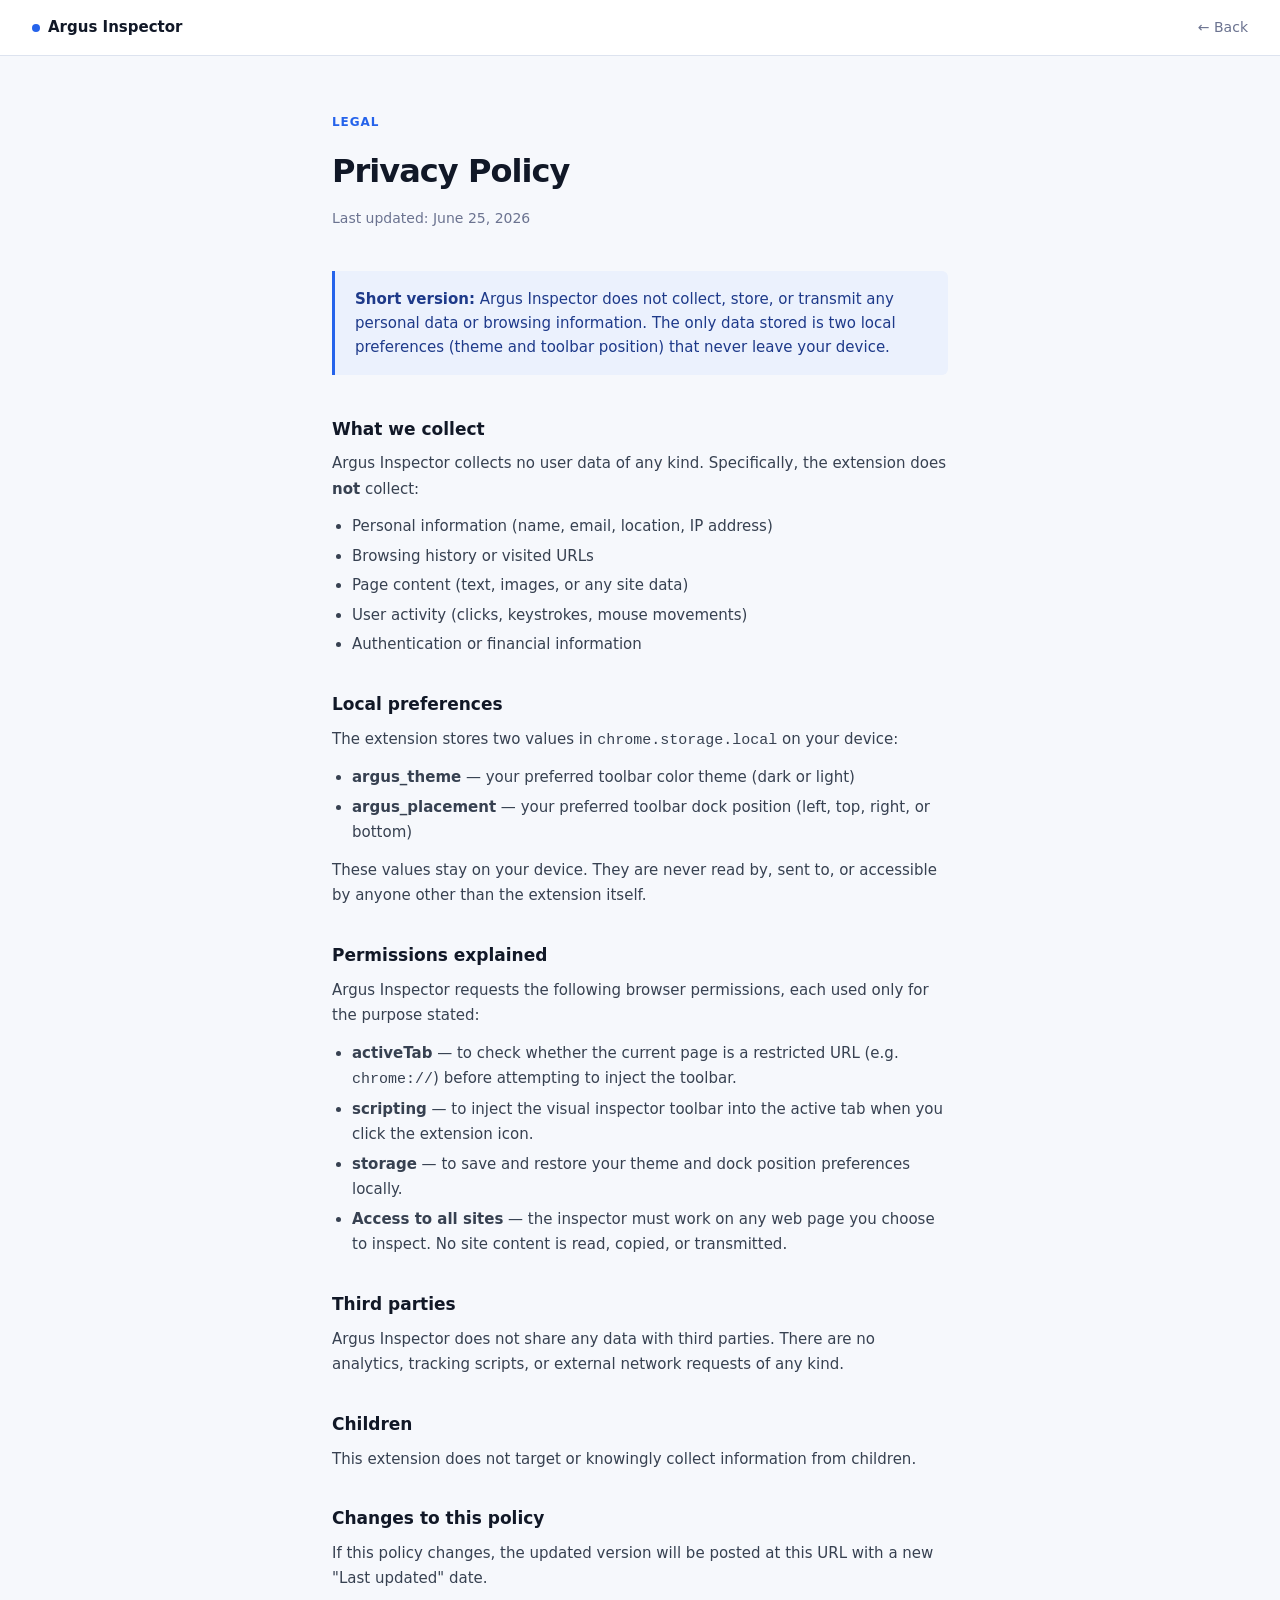
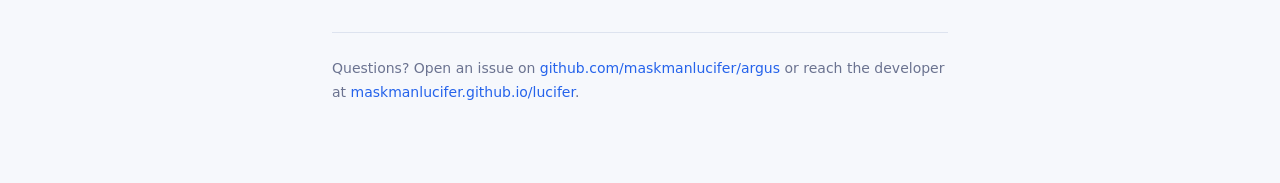
<file: docs/privacy-policy.html>
<!DOCTYPE html>
<html lang="en">
<head>
  <meta charset="utf-8">
  <meta name="viewport" content="width=device-width, initial-scale=1">
  <title>Privacy Policy — Argus Inspector</title>
  <link rel="icon" type="image/svg+xml" href="data:image/svg+xml,%3Csvg xmlns='http://www.w3.org/2000/svg' viewBox='0 0 32 32'%3E%3Crect width='32' height='32' rx='7' fill='%232563EB'/%3E%3Ccircle cx='16' cy='16' r='5' fill='none' stroke='%23fff' stroke-width='2'/%3E%3Cpath d='M3 7V5a2 2 0 0 1 2-2h2M27 3h2a2 2 0 0 1 2 2v2M29 25v2a2 2 0 0 1-2 2h-2M7 29H5a2 2 0 0 1-2-2v-2' stroke='%23fff' stroke-width='2' stroke-linecap='round' fill='none'/%3E%3C/svg%3E">
  <style>
    *, *::before, *::after { box-sizing: border-box; margin: 0; padding: 0; }

    body {
      font-family: -apple-system, BlinkMacSystemFont, 'Segoe UI', system-ui, sans-serif;
      font-size: 1rem;
      line-height: 1.7;
      color: #111827;
      background: #F6F8FC;
      -webkit-font-smoothing: antialiased;
    }

    nav {
      background: #fff;
      border-bottom: 1px solid #DDE3EF;
      padding: 0 2rem;
      height: 56px;
      display: flex;
      align-items: center;
      justify-content: space-between;
    }
    .nav-logo {
      font-weight: 700;
      font-size: 0.9375rem;
      color: #111827;
      text-decoration: none;
      display: flex;
      align-items: center;
      gap: 0.5rem;
    }
    .nav-logo-dot { width: 8px; height: 8px; background: #2563EB; border-radius: 50%; }
    .nav-back {
      font-size: 0.875rem;
      color: #6B7390;
      text-decoration: none;
    }
    .nav-back:hover { color: #2563EB; }

    .page {
      max-width: 680px;
      margin: 0 auto;
      padding: 3.5rem 2rem 5rem;
    }

    .eyebrow {
      font-size: 0.75rem;
      font-weight: 600;
      letter-spacing: 0.08em;
      text-transform: uppercase;
      color: #2563EB;
      margin-bottom: 0.75rem;
    }

    h1 {
      font-size: 2rem;
      font-weight: 800;
      letter-spacing: -0.03em;
      color: #111827;
      margin-bottom: 0.5rem;
    }

    .updated {
      font-size: 0.875rem;
      color: #6B7390;
      margin-bottom: 2.5rem;
    }

    .summary {
      background: #EBF1FD;
      border-left: 3px solid #2563EB;
      padding: 1rem 1.25rem;
      border-radius: 0 6px 6px 0;
      font-size: 0.9375rem;
      color: #1e3a8a;
      margin-bottom: 2.5rem;
      line-height: 1.6;
    }

    h2 {
      font-size: 1.0625rem;
      font-weight: 700;
      color: #111827;
      margin: 2rem 0 0.5rem;
    }

    p {
      font-size: 0.9375rem;
      color: #374151;
      margin-bottom: 0.75rem;
    }

    ul {
      margin: 0.25rem 0 0.75rem 1.25rem;
    }
    li {
      font-size: 0.9375rem;
      color: #374151;
      margin-bottom: 0.25rem;
    }

    .contact {
      margin-top: 2.5rem;
      padding-top: 1.5rem;
      border-top: 1px solid #DDE3EF;
      font-size: 0.875rem;
      color: #6B7390;
    }
    .contact a { color: #2563EB; text-decoration: none; }
    .contact a:hover { text-decoration: underline; }
  </style>
</head>
<body>

<nav>
  <a class="nav-logo" href="index.html">
    <span class="nav-logo-dot"></span>
    Argus Inspector
  </a>
  <a class="nav-back" href="index.html">← Back</a>
</nav>

<div class="page">
  <p class="eyebrow">Legal</p>
  <h1>Privacy Policy</h1>
  <p class="updated">Last updated: June 25, 2026</p>

  <div class="summary">
    <strong>Short version:</strong> Argus Inspector does not collect, store, or transmit any personal data or browsing information. The only data stored is two local preferences (theme and toolbar position) that never leave your device.
  </div>

  <h2>What we collect</h2>
  <p>Argus Inspector collects no user data of any kind. Specifically, the extension does <strong>not</strong> collect:</p>
  <ul>
    <li>Personal information (name, email, location, IP address)</li>
    <li>Browsing history or visited URLs</li>
    <li>Page content (text, images, or any site data)</li>
    <li>User activity (clicks, keystrokes, mouse movements)</li>
    <li>Authentication or financial information</li>
  </ul>

  <h2>Local preferences</h2>
  <p>The extension stores two values in <code>chrome.storage.local</code> on your device:</p>
  <ul>
    <li><strong>argus_theme</strong> — your preferred toolbar color theme (dark or light)</li>
    <li><strong>argus_placement</strong> — your preferred toolbar dock position (left, top, right, or bottom)</li>
  </ul>
  <p>These values stay on your device. They are never read by, sent to, or accessible by anyone other than the extension itself.</p>

  <h2>Permissions explained</h2>
  <p>Argus Inspector requests the following browser permissions, each used only for the purpose stated:</p>
  <ul>
    <li><strong>activeTab</strong> — to check whether the current page is a restricted URL (e.g. <code>chrome://</code>) before attempting to inject the toolbar.</li>
    <li><strong>scripting</strong> — to inject the visual inspector toolbar into the active tab when you click the extension icon.</li>
    <li><strong>storage</strong> — to save and restore your theme and dock position preferences locally.</li>
    <li><strong>Access to all sites</strong> — the inspector must work on any web page you choose to inspect. No site content is read, copied, or transmitted.</li>
  </ul>

  <h2>Third parties</h2>
  <p>Argus Inspector does not share any data with third parties. There are no analytics, tracking scripts, or external network requests of any kind.</p>

  <h2>Children</h2>
  <p>This extension does not target or knowingly collect information from children.</p>

  <h2>Changes to this policy</h2>
  <p>If this policy changes, the updated version will be posted at this URL with a new "Last updated" date.</p>

  <div class="contact">
    Questions? Open an issue on <a href="https://github.com/maskmanlucifer/argus" target="_blank" rel="noopener">github.com/maskmanlucifer/argus</a>
    or reach the developer at <a href="https://maskmanlucifer.github.io/lucifer/" target="_blank" rel="noopener">maskmanlucifer.github.io/lucifer</a>.
  </div>
</div>

</body>
</html>
</file>
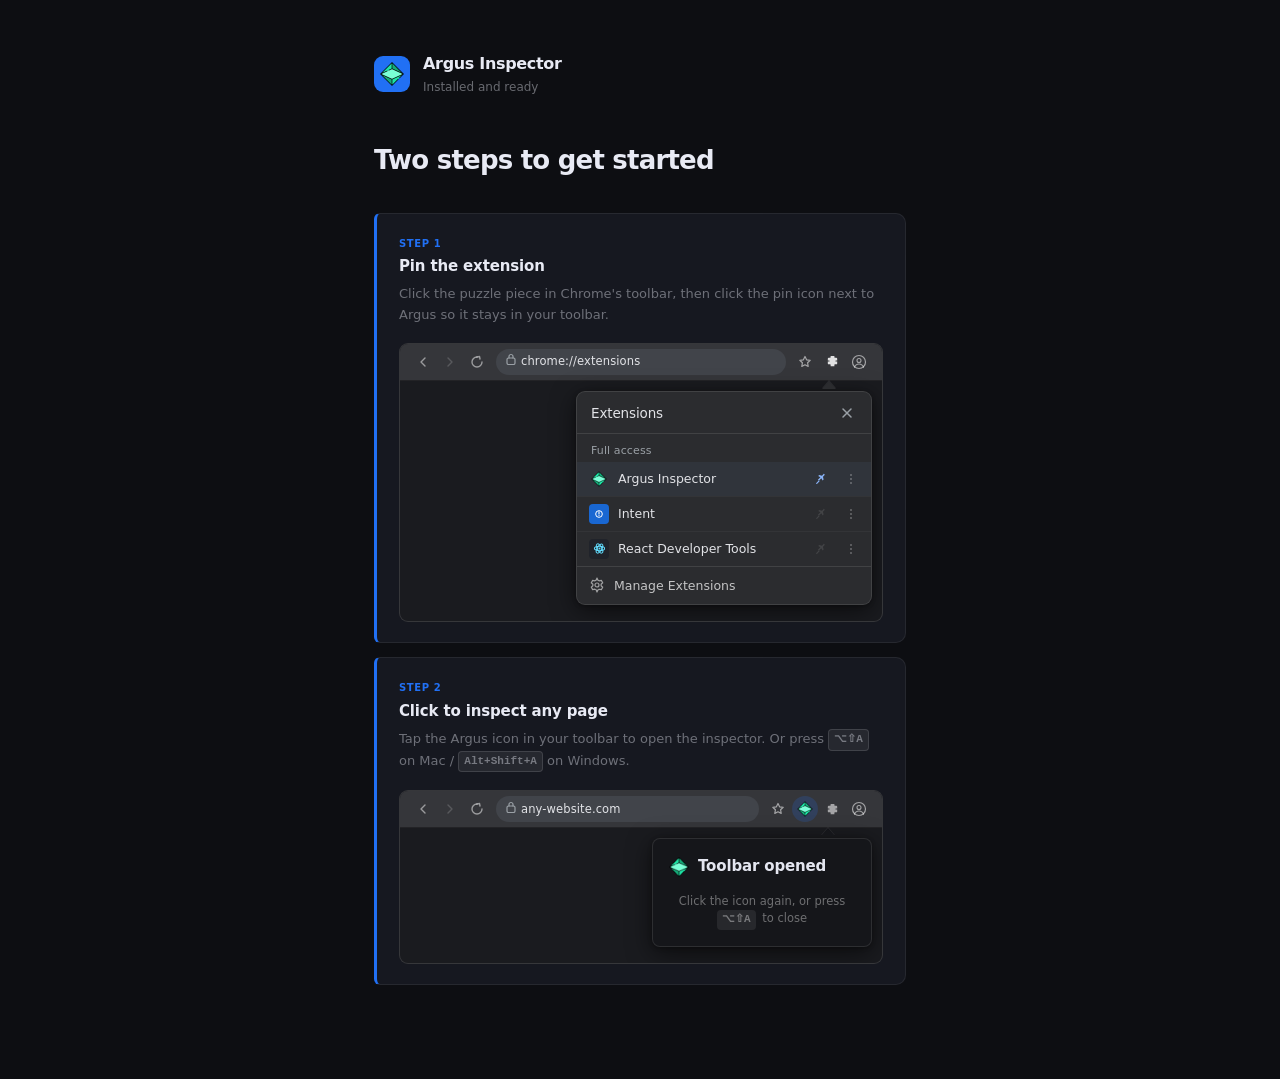
<file: onboarding/onboarding.html>
<!DOCTYPE html>
<html lang="en">
<head>
<meta charset="utf-8">
<title>Welcome to Argus</title>
<link rel="stylesheet" href="onboarding.css">
</head>
<body>
<div class="page">

  <header class="hd">
    <div class="hd-logo" aria-hidden="true">
      <img src="../icons/icon48.png" width="24" height="24" alt="" style="border-radius:6px;">
    </div>
    <div>
      <span class="hd-text-name">Argus Inspector</span>
      <span class="hd-text-sub">Installed and ready</span>
    </div>
  </header>

  <h1>Two steps to get started</h1>

  <!-- ══════ STEP 1: PIN ══════ -->
  <div class="step">
    <div class="step-num">Step 1</div>
    <div class="step-title">Pin the extension</div>
    <p class="step-desc">Click the puzzle piece in Chrome's toolbar, then click the pin icon next to Argus so it stays in your toolbar.</p>

    <div class="preview" aria-hidden="true">
      <!-- Chrome toolbar -->
      <div class="c-bar">
        <div class="c-nav">
          <div class="c-nav-btn">
            <svg width="14" height="14" viewBox="0 0 14 14" fill="none"><path d="M9 3L5 7l4 4" stroke="currentColor" stroke-width="1.4" stroke-linecap="round" stroke-linejoin="round"/></svg>
          </div>
          <div class="c-nav-btn" style="opacity:0.35">
            <svg width="14" height="14" viewBox="0 0 14 14" fill="none"><path d="M5 3l4 4-4 4" stroke="currentColor" stroke-width="1.4" stroke-linecap="round" stroke-linejoin="round"/></svg>
          </div>
          <div class="c-nav-btn">
            <svg width="14" height="14" viewBox="0 0 14 14" fill="none"><path d="M12 7A5 5 0 1 1 7 2" stroke="currentColor" stroke-width="1.4" stroke-linecap="round"/><path d="M7 2l2.5-.5L10 4" stroke="currentColor" stroke-width="1.4" stroke-linecap="round" stroke-linejoin="round"/></svg>
          </div>
        </div>
        <div class="c-addr">
          <span class="c-lock"><svg width="10" height="12" viewBox="0 0 10 12" fill="none"><rect x="1" y="5" width="8" height="6.5" rx="1.5" stroke="currentColor" stroke-width="1.2"/><path d="M3 5V3.5a2 2 0 1 1 4 0V5" stroke="currentColor" stroke-width="1.2" stroke-linecap="round"/></svg></span>
          <span>chrome://extensions</span>
        </div>
        <div class="c-toolbar-right">
          <div class="c-tbtn"><svg width="14" height="14" viewBox="0 0 14 14" fill="none"><path d="M7 1.5l1.6 3.3 3.6.5-2.6 2.5.6 3.6L7 9.8 3.8 11.4l.6-3.6L1.8 5.3l3.6-.5L7 1.5Z" stroke="currentColor" stroke-width="1.2" stroke-linejoin="round"/></svg></div>
          <div class="c-tbtn" style="color:rgba(255,255,255,0.85)"><svg width="15" height="15" viewBox="0 0 16 16" fill="none"><path d="M6 2h4v1.5c0 .28.22.5.5.5H12a1 1 0 0 1 1 1v2h-1.5a.5.5 0 0 0 0 1H13v2a1 1 0 0 1-1 1h-1.5a.5.5 0 0 0-.5.5V13H6v-1.5a.5.5 0 0 0-.5-.5H4a1 1 0 0 1-1-1V8h1.5a.5.5 0 0 0 0-1H3V5a1 1 0 0 1 1-1h1.5a.5.5 0 0 0 .5-.5V2Z" fill="currentColor"/></svg></div>
          <div class="c-tbtn"><svg width="16" height="16" viewBox="0 0 16 16" fill="none"><circle cx="8" cy="8" r="6.5" stroke="currentColor" stroke-width="1.2"/><circle cx="8" cy="6.5" r="2" stroke="currentColor" stroke-width="1.1"/><path d="M3.5 13.2C4.2 11.3 6 10 8 10s3.8 1.3 4.5 3.2" stroke="currentColor" stroke-width="1.1" stroke-linecap="round"/></svg></div>
        </div>
      </div>

      <div class="p1-body">
        <div class="p1-arrow"></div>
        <div class="ext-panel">
          <div class="ext-panel-head">
            <span class="ext-panel-title">Extensions</span>
            <div class="ext-panel-x"><svg width="12" height="12" viewBox="0 0 12 12" fill="none"><path d="M2 2l8 8M10 2l-8 8" stroke="currentColor" stroke-width="1.5" stroke-linecap="round"/></svg></div>
          </div>
          <div class="ext-section-label">Full access</div>

          <!-- Argus row — highlighted, pin active -->
          <div class="ext-row ext-row--on">
            <div class="ext-row-icon"><img src="../icons/icon16.png" width="16" height="16" alt=""></div>
            <span class="ext-row-name">Argus Inspector</span>
            <div class="ext-pin ext-pin--on"><svg width="14" height="14" viewBox="0 0 16 16" fill="none"><path d="M10 2a1 1 0 0 1 .72 1.69L9.1 5.3l.72 3.2-1.1 1.1-1.5-2.5-2.8 2.8-1.04-1.04 2.8-2.8-2.5-1.5 1.1-1.1 3.2.72 1.61-1.62A1 1 0 0 1 10 2Z" fill="currentColor"/><line x1="4.5" y1="10.5" x2="2" y2="13" stroke="currentColor" stroke-width="1.4" stroke-linecap="round"/></svg></div>
            <div class="ext-more"><svg width="14" height="14" viewBox="0 0 14 14" fill="none"><circle cx="7" cy="3" r="1.1" fill="currentColor"/><circle cx="7" cy="7" r="1.1" fill="currentColor"/><circle cx="7" cy="11" r="1.1" fill="currentColor"/></svg></div>
          </div>

          <div class="ext-row">
            <div class="ext-row-icon" style="background:#1967D2; border-radius:4px; display:flex; align-items:center; justify-content:center;"><svg width="10" height="10" viewBox="0 0 12 12" fill="none"><circle cx="6" cy="6" r="4" stroke="white" stroke-width="1.2"/><line x1="6" y1="3.5" x2="6" y2="6" stroke="white" stroke-width="1.3" stroke-linecap="round"/><circle cx="6" cy="7.8" r="0.7" fill="white"/></svg></div>
            <span class="ext-row-name">Intent</span>
            <div class="ext-pin ext-pin--off"><svg width="14" height="14" viewBox="0 0 16 16" fill="none"><path d="M10 2a1 1 0 0 1 .72 1.69L9.1 5.3l.72 3.2-1.1 1.1-1.5-2.5-2.8 2.8-1.04-1.04 2.8-2.8-2.5-1.5 1.1-1.1 3.2.72 1.61-1.62A1 1 0 0 1 10 2Z" fill="currentColor" opacity="0.4"/><line x1="4.5" y1="10.5" x2="2" y2="13" stroke="currentColor" stroke-width="1.4" stroke-linecap="round" opacity="0.4"/></svg></div>
            <div class="ext-more"><svg width="14" height="14" viewBox="0 0 14 14" fill="none"><circle cx="7" cy="3" r="1.1" fill="currentColor"/><circle cx="7" cy="7" r="1.1" fill="currentColor"/><circle cx="7" cy="11" r="1.1" fill="currentColor"/></svg></div>
          </div>

          <div class="ext-row">
            <div class="ext-row-icon" style="background:#20232A; border-radius:4px; display:flex; align-items:center; justify-content:center;"><svg width="13" height="13" viewBox="0 0 14 14" fill="none"><ellipse cx="7" cy="7" rx="5.5" ry="2.4" stroke="#61DAFB" stroke-width="1.1" transform="rotate(0 7 7)"/><ellipse cx="7" cy="7" rx="5.5" ry="2.4" stroke="#61DAFB" stroke-width="1.1" transform="rotate(60 7 7)"/><ellipse cx="7" cy="7" rx="5.5" ry="2.4" stroke="#61DAFB" stroke-width="1.1" transform="rotate(120 7 7)"/><circle cx="7" cy="7" r="1.1" fill="#61DAFB"/></svg></div>
            <span class="ext-row-name">React Developer Tools</span>
            <div class="ext-pin ext-pin--off"><svg width="14" height="14" viewBox="0 0 16 16" fill="none"><path d="M10 2a1 1 0 0 1 .72 1.69L9.1 5.3l.72 3.2-1.1 1.1-1.5-2.5-2.8 2.8-1.04-1.04 2.8-2.8-2.5-1.5 1.1-1.1 3.2.72 1.61-1.62A1 1 0 0 1 10 2Z" fill="currentColor" opacity="0.4"/><line x1="4.5" y1="10.5" x2="2" y2="13" stroke="currentColor" stroke-width="1.4" stroke-linecap="round" opacity="0.4"/></svg></div>
            <div class="ext-more"><svg width="14" height="14" viewBox="0 0 14 14" fill="none"><circle cx="7" cy="3" r="1.1" fill="currentColor"/><circle cx="7" cy="7" r="1.1" fill="currentColor"/><circle cx="7" cy="11" r="1.1" fill="currentColor"/></svg></div>
          </div>

          <div class="ext-manage">
            <svg width="16" height="16" viewBox="0 0 16 16" fill="none"><path d="M8 1l.8 2.1a5 5 0 0 1 1.3.76l2.2-.46 1.4 2.4-1.6 1.5a5 5 0 0 1 0 1.5l1.6 1.5-1.4 2.4-2.2-.46a5 5 0 0 1-1.3.76L8 15l-.8-2.1a5 5 0 0 1-1.3-.76l-2.2.46-1.4-2.4 1.6-1.5a5 5 0 0 1 0-1.5L2.3 5.8l1.4-2.4 2.2.46A5 5 0 0 1 7.2 3.1L8 1Z" stroke="rgba(255,255,255,0.55)" stroke-width="1.2" stroke-linejoin="round"/><circle cx="8" cy="8" r="2" stroke="rgba(255,255,255,0.55)" stroke-width="1.2"/></svg>
            <span>Manage Extensions</span>
          </div>
        </div>
      </div>
    </div>
  </div>

  <!-- ══════ STEP 2: CLICK ══════ -->
  <div class="step">
    <div class="step-num">Step 2</div>
    <div class="step-title">Click to inspect any page</div>
    <p class="step-desc">Tap the Argus icon in your toolbar to open the inspector. Or press <kbd>⌥⇧A</kbd> on Mac / <kbd>Alt+Shift+A</kbd> on Windows.</p>

    <div class="preview" aria-hidden="true">
      <div class="c-bar">
        <div class="c-nav">
          <div class="c-nav-btn"><svg width="14" height="14" viewBox="0 0 14 14" fill="none"><path d="M9 3L5 7l4 4" stroke="currentColor" stroke-width="1.4" stroke-linecap="round" stroke-linejoin="round"/></svg></div>
          <div class="c-nav-btn" style="opacity:0.35"><svg width="14" height="14" viewBox="0 0 14 14" fill="none"><path d="M5 3l4 4-4 4" stroke="currentColor" stroke-width="1.4" stroke-linecap="round" stroke-linejoin="round"/></svg></div>
          <div class="c-nav-btn"><svg width="14" height="14" viewBox="0 0 14 14" fill="none"><path d="M12 7A5 5 0 1 1 7 2" stroke="currentColor" stroke-width="1.4" stroke-linecap="round"/><path d="M7 2l2.5-.5L10 4" stroke="currentColor" stroke-width="1.4" stroke-linecap="round" stroke-linejoin="round"/></svg></div>
        </div>
        <div class="c-addr">
          <span class="c-lock"><svg width="10" height="12" viewBox="0 0 10 12" fill="none"><rect x="1" y="5" width="8" height="6.5" rx="1.5" stroke="currentColor" stroke-width="1.2"/><path d="M3 5V3.5a2 2 0 1 1 4 0V5" stroke="currentColor" stroke-width="1.2" stroke-linecap="round"/></svg></span>
          <span>any-website.com</span>
        </div>
        <div class="c-toolbar-right">
          <div class="c-tbtn"><svg width="14" height="14" viewBox="0 0 14 14" fill="none"><path d="M7 1.5l1.6 3.3 3.6.5-2.6 2.5.6 3.6L7 9.8 3.8 11.4l.6-3.6L1.8 5.3l3.6-.5L7 1.5Z" stroke="currentColor" stroke-width="1.2" stroke-linejoin="round"/></svg></div>
          <div class="c-tbtn c-tbtn-argus">
            <div class="c-tbtn-argus-ring"></div>
            <img src="../icons/icon16.png" width="16" height="16" alt="Argus">
          </div>
          <div class="c-tbtn"><svg width="15" height="15" viewBox="0 0 16 16" fill="none"><path d="M6 2h4v1.5c0 .28.22.5.5.5H12a1 1 0 0 1 1 1v2h-1.5a.5.5 0 0 0 0 1H13v2a1 1 0 0 1-1 1h-1.5a.5.5 0 0 0-.5.5V13H6v-1.5a.5.5 0 0 0-.5-.5H4a1 1 0 0 1-1-1V8h1.5a.5.5 0 0 0 0-1H3V5a1 1 0 0 1 1-1h1.5a.5.5 0 0 0 .5-.5V2Z" fill="currentColor"/></svg></div>
          <div class="c-tbtn"><svg width="16" height="16" viewBox="0 0 16 16" fill="none"><circle cx="8" cy="8" r="6.5" stroke="currentColor" stroke-width="1.2"/><circle cx="8" cy="6.5" r="2" stroke="currentColor" stroke-width="1.1"/><path d="M3.5 13.2C4.2 11.3 6 10 8 10s3.8 1.3 4.5 3.2" stroke="currentColor" stroke-width="1.1" stroke-linecap="round"/></svg></div>
        </div>
      </div>

      <div class="p2-body">
        <div class="p2-arrow"></div>
        <div class="argus-popup">
          <div class="argus-popup-inner">
            <div class="argus-popup-header">
              <img src="../icons/icon48.png" width="20" height="20" alt="" style="border-radius:4px; display:block;">
              <span class="argus-popup-name">Toolbar opened</span>
            </div>
            <div class="argus-popup-hint">
              Click the icon again, or press <span class="argus-popup-kbd">⌥⇧A</span> to close
            </div>
          </div>
        </div>
      </div>
    </div>
  </div>


</div>
<script src="onboarding.js"></script>
</body>
</html>
</file>
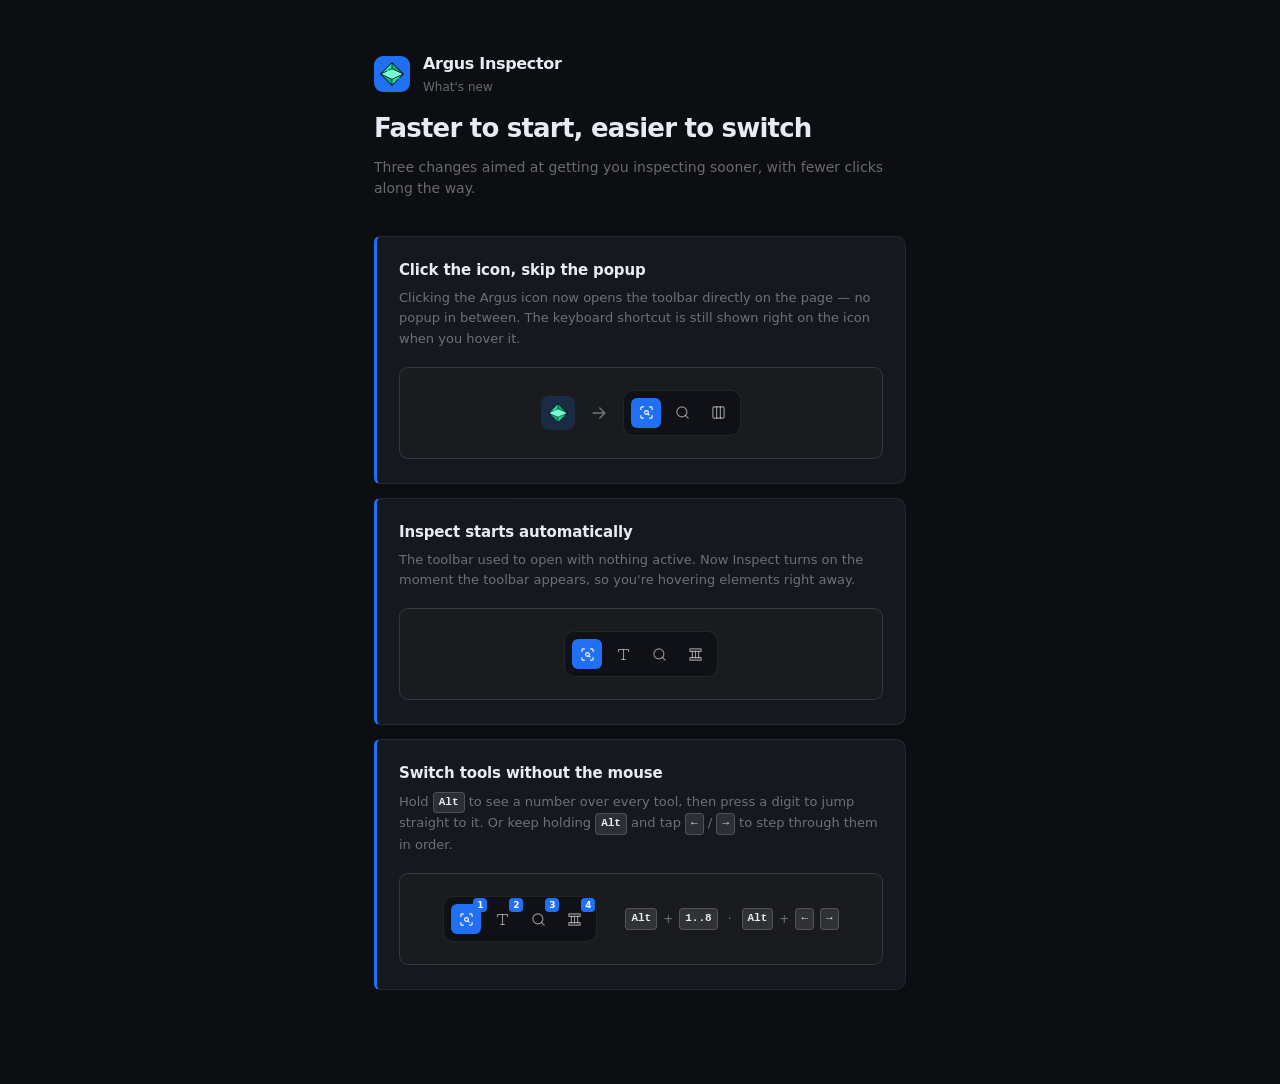
<file: whats-new/whats-new.html>
<!DOCTYPE html>
<html lang="en">
<head>
<meta charset="utf-8">
<title>What's New in Argus</title>
<link rel="stylesheet" href="whats-new.css">
</head>
<body>
<div class="page">

  <header class="hd">
    <div class="hd-logo" aria-hidden="true">
      <img src="../icons/icon48.png" width="24" height="24" alt="" style="border-radius:6px;">
    </div>
    <div>
      <span class="hd-text-name">Argus Inspector</span>
      <span class="hd-text-sub" id="version-sub">What's new</span>
    </div>
  </header>

  <h1>Faster to start, easier to switch</h1>
  <p class="lede">Three changes aimed at getting you inspecting sooner, with fewer clicks along the way.</p>

  <!-- ══════ Feature 1 ══════ -->
  <div class="feature">
    <div class="feature-title">Click the icon, skip the popup</div>
    <p class="feature-desc">Clicking the Argus icon now opens the toolbar directly on the page — no popup in between. The keyboard shortcut is still shown right on the icon when you hover it.</p>
    <div class="preview">
      <div class="il-click">
        <div class="il-icon">
          <div class="il-ring"></div>
          <img src="../icons/icon48.png" alt="">
        </div>
        <svg class="il-arrow" width="20" height="20" viewBox="0 0 24 24" fill="none" stroke="currentColor" stroke-width="1.8" stroke-linecap="round" stroke-linejoin="round"><path d="M5 12h14M13 6l6 6-6 6"/></svg>
        <div class="il-rail" aria-hidden="true">
          <div class="il-btn active"><svg viewBox="0 0 24 24" fill="none" stroke="currentColor" stroke-width="1.8" stroke-linecap="round" stroke-linejoin="round"><path d="M3 7V5a2 2 0 0 1 2-2h2"/><path d="M17 3h2a2 2 0 0 1 2 2v2"/><path d="M21 17v2a2 2 0 0 1-2 2h-2"/><path d="M7 21H5a2 2 0 0 1-2-2v-2"/><circle cx="12" cy="12" r="3"/><path d="m16 16-1.9-1.9"/></svg></div>
          <div class="il-btn"><svg viewBox="0 0 24 24" fill="none" stroke="currentColor" stroke-width="1.8" stroke-linecap="round" stroke-linejoin="round"><circle cx="11" cy="11" r="8"/><path d="m21 21-4.3-4.3"/></svg></div>
          <div class="il-btn"><svg viewBox="0 0 24 24" fill="none" stroke="currentColor" stroke-width="1.8" stroke-linecap="round" stroke-linejoin="round"><rect x="3" y="3" width="18" height="18" rx="2"/><line x1="9" y1="3" x2="9" y2="21"/><line x1="15" y1="3" x2="15" y2="21"/></svg></div>
        </div>
      </div>
    </div>
  </div>

  <!-- ══════ Feature 2 ══════ -->
  <div class="feature">
    <div class="feature-title">Inspect starts automatically</div>
    <p class="feature-desc">The toolbar used to open with nothing active. Now Inspect turns on the moment the toolbar appears, so you're hovering elements right away.</p>
    <div class="preview">
      <div class="il-rail" aria-hidden="true">
        <div class="il-btn active"><svg viewBox="0 0 24 24" fill="none" stroke="currentColor" stroke-width="1.8" stroke-linecap="round" stroke-linejoin="round"><path d="M3 7V5a2 2 0 0 1 2-2h2"/><path d="M17 3h2a2 2 0 0 1 2 2v2"/><path d="M21 17v2a2 2 0 0 1-2 2h-2"/><path d="M7 21H5a2 2 0 0 1-2-2v-2"/><circle cx="12" cy="12" r="3"/><path d="m16 16-1.9-1.9"/></svg></div>
        <div class="il-btn"><svg viewBox="0 0 24 24" fill="none" stroke="currentColor" stroke-width="1.8" stroke-linecap="round" stroke-linejoin="round"><polyline points="4 7 4 4 20 4 20 7"/><line x1="9" y1="20" x2="15" y2="20"/><line x1="12" y1="4" x2="12" y2="20"/></svg></div>
        <div class="il-btn"><svg viewBox="0 0 24 24" fill="none" stroke="currentColor" stroke-width="1.8" stroke-linecap="round" stroke-linejoin="round"><circle cx="11" cy="11" r="8"/><path d="m21 21-4.3-4.3"/></svg></div>
        <div class="il-btn"><svg viewBox="0 0 24 24" fill="none" stroke="currentColor" stroke-width="1.8" stroke-linecap="round" stroke-linejoin="round"><path d="M3 3h18v4H3z"/><path d="M3 17h18v4H3z"/><line x1="7" y1="7" x2="7" y2="17"/><line x1="12" y1="7" x2="12" y2="17"/><line x1="17" y1="7" x2="17" y2="17"/></svg></div>
      </div>
    </div>
  </div>

  <!-- ══════ Feature 3 ══════ -->
  <div class="feature">
    <div class="feature-title">Switch tools without the mouse</div>
    <p class="feature-desc">Hold <kbd class="js-alt-key">Alt</kbd> to see a number over every tool, then press a digit to jump straight to it. Or keep holding <kbd class="js-alt-key">Alt</kbd> and tap <kbd>←</kbd> / <kbd>→</kbd> to step through them in order.</p>
    <div class="preview">
      <div class="il-click">
        <div class="il-rail" aria-hidden="true">
          <div class="il-btn active">
            <span class="il-hint">1</span>
            <svg viewBox="0 0 24 24" fill="none" stroke="currentColor" stroke-width="1.8" stroke-linecap="round" stroke-linejoin="round"><path d="M3 7V5a2 2 0 0 1 2-2h2"/><path d="M17 3h2a2 2 0 0 1 2 2v2"/><path d="M21 17v2a2 2 0 0 1-2 2h-2"/><path d="M7 21H5a2 2 0 0 1-2-2v-2"/><circle cx="12" cy="12" r="3"/><path d="m16 16-1.9-1.9"/></svg>
          </div>
          <div class="il-btn">
            <span class="il-hint">2</span>
            <svg viewBox="0 0 24 24" fill="none" stroke="currentColor" stroke-width="1.8" stroke-linecap="round" stroke-linejoin="round"><polyline points="4 7 4 4 20 4 20 7"/><line x1="9" y1="20" x2="15" y2="20"/><line x1="12" y1="4" x2="12" y2="20"/></svg>
          </div>
          <div class="il-btn">
            <span class="il-hint">3</span>
            <svg viewBox="0 0 24 24" fill="none" stroke="currentColor" stroke-width="1.8" stroke-linecap="round" stroke-linejoin="round"><circle cx="11" cy="11" r="8"/><path d="m21 21-4.3-4.3"/></svg>
          </div>
          <div class="il-btn">
            <span class="il-hint">4</span>
            <svg viewBox="0 0 24 24" fill="none" stroke="currentColor" stroke-width="1.8" stroke-linecap="round" stroke-linejoin="round"><path d="M3 3h18v4H3z"/><path d="M3 17h18v4H3z"/><line x1="7" y1="7" x2="7" y2="17"/><line x1="12" y1="7" x2="12" y2="17"/><line x1="17" y1="7" x2="17" y2="17"/></svg>
          </div>
        </div>
        <div class="il-keys">
          <kbd class="js-alt-key">Alt</kbd>+<kbd>1..8</kbd>
          <span style="margin: 0 4px;">·</span>
          <kbd class="js-alt-key">Alt</kbd>+<kbd>←</kbd><kbd>→</kbd>
        </div>
      </div>
    </div>
  </div>

</div>
<script src="whats-new.js"></script>
</body>
</html>
</file>
<file: onboarding/onboarding.css>
*, *::before, *::after { box-sizing: border-box; margin: 0; padding: 0; }

:root {
  --bg:       #0D0E12;
  --surf:     #161820;
  --border:   rgba(255,255,255,0.07);
  --accent:   #2170F4;
  --text:     #E8EAF4;
  --muted:    rgba(232,234,244,0.42);

  /* Chrome dark mode */
  --c-toolbar:  #35363A;
  --c-addr:     #41444A;
  --c-panel:    #2B2C2F;
  --c-txt:      #E2E3E7;
  --c-sub:      #9AA0A6;
  --c-hover:    rgba(255,255,255,0.07);
  --c-sep:      rgba(255,255,255,0.10);
  --c-blue:     #8AB4F8;
}

html, body {
  background: var(--bg);
  color: var(--text);
  font-family: -apple-system, 'SF Pro Text', 'Helvetica Neue', system-ui, sans-serif;
  font-size: 14px;
  line-height: 1.55;
  -webkit-font-smoothing: antialiased;
  min-height: 100vh;
}

.page {
  max-width: 580px;
  margin: 0 auto;
  padding: 52px 24px 80px;
}

/* ── Header ── */
.hd {
  display: flex;
  align-items: center;
  gap: 13px;
  margin-bottom: 44px;
}

.hd-logo {
  width: 36px; height: 36px;
  border-radius: 9px;
  background: var(--accent);
  display: flex; align-items: center; justify-content: center;
  flex-shrink: 0;
}

.hd-text-name {
  display: block;
  font-size: 16px;
  font-weight: 700;
  letter-spacing: -0.02em;
}

.hd-text-sub {
  display: block;
  font-size: 12px;
  color: var(--muted);
  margin-top: 1px;
}

h1 {
  font-size: 26px;
  font-weight: 700;
  letter-spacing: -0.03em;
  text-wrap: balance;
  margin-bottom: 32px;
}

/* ── Step cards ── */
.step {
  border: 1px solid var(--border);
  border-left: 3px solid var(--accent);
  border-radius: 10px;
  border-top-left-radius: 6px;
  border-bottom-left-radius: 6px;
  padding: 22px 22px 20px;
  margin-bottom: 14px;
  background: var(--surf);
}

.step-num {
  font-size: 10px;
  font-weight: 700;
  letter-spacing: 0.06em;
  color: var(--accent);
  text-transform: uppercase;
  margin-bottom: 4px;
}

.step-title {
  font-size: 15px;
  font-weight: 600;
  letter-spacing: -0.01em;
  margin-bottom: 6px;
}

.step-desc {
  font-size: 13px;
  color: var(--muted);
  margin-bottom: 18px;
}

kbd {
  display: inline-block;
  background: rgba(255,255,255,0.07);
  border: 1px solid rgba(255,255,255,0.12);
  border-radius: 4px;
  padding: 0 5px;
  font-size: 11px;
  font-family: 'SF Mono', ui-monospace, monospace;
  font-weight: 600;
  vertical-align: middle;
  line-height: 1.8;
}

/* ── Preview outer shell ── */
.preview {
  border: 1px solid rgba(255,255,255,0.12);
  border-radius: 9px;
  overflow: hidden;
  background: #1A1B1F;
}

/* ── Chrome toolbar ── */
.c-bar {
  background: var(--c-toolbar);
  display: flex;
  align-items: center;
  padding: 5px 10px;
  gap: 6px;
  border-bottom: 1px solid rgba(0,0,0,0.35);
}

.c-nav {
  display: flex;
  align-items: center;
  gap: 1px;
  flex-shrink: 0;
}

.c-nav-btn {
  width: 26px; height: 26px;
  border-radius: 50%;
  display: flex; align-items: center; justify-content: center;
  color: rgba(255,255,255,0.5);
}

.c-addr {
  flex: 1;
  background: var(--c-addr);
  border-radius: 14px;
  height: 26px;
  display: flex;
  align-items: center;
  padding: 0 10px;
  gap: 5px;
  font-size: 11.5px;
  color: var(--c-txt);
  letter-spacing: 0.01em;
}

.c-lock { color: var(--c-sub); flex-shrink: 0; }

.c-toolbar-right {
  display: flex;
  align-items: center;
  gap: 1px;
  flex-shrink: 0;
}

.c-tbtn {
  width: 26px; height: 26px;
  border-radius: 50%;
  display: flex; align-items: center; justify-content: center;
  color: rgba(255,255,255,0.55);
  flex-shrink: 0;
  position: relative;
}

.c-tbtn-argus { background: rgba(33,112,244,0.18); }

.c-tbtn-argus-ring {
  position: absolute;
  inset: 5px;
  border-radius: 50%;
  border: 1.5px solid var(--accent);
  opacity: 0;
  animation: ripple 2.4s ease-out infinite;
}

@keyframes ripple {
  0%   { opacity: 0.85; transform: scale(0.6); }
  100% { opacity: 0;    transform: scale(2);   }
}

/* ── Step 1 dropdown ── */
.p1-body {
  display: flex;
  justify-content: flex-end;
  padding: 0 10px 16px;
  position: relative;
}

.p1-arrow {
  position: absolute;
  top: 0;
  right: 46px;
  width: 0; height: 0;
  border-left: 7px solid transparent;
  border-right: 7px solid transparent;
  border-bottom: 8px solid var(--c-panel);
  filter: drop-shadow(0 -1px 0 rgba(255,255,255,0.08));
}

.ext-panel {
  background: var(--c-panel);
  border-radius: 9px;
  width: 296px;
  border: 1px solid rgba(255,255,255,0.1);
  box-shadow: 0 6px 24px rgba(0,0,0,0.55), 0 1px 4px rgba(0,0,0,0.3);
  overflow: hidden;
  margin-top: 10px;
}

.ext-panel-head {
  display: flex;
  align-items: center;
  justify-content: space-between;
  padding: 11px 14px 9px;
  border-bottom: 1px solid var(--c-sep);
}

.ext-panel-title {
  font-size: 13.5px;
  font-weight: 500;
  color: var(--c-txt);
  letter-spacing: -0.01em;
}

.ext-panel-x {
  width: 20px; height: 20px;
  border-radius: 50%;
  display: flex; align-items: center; justify-content: center;
  color: var(--c-sub);
  cursor: default;
}

.ext-section-label {
  font-size: 11px;
  font-weight: 500;
  color: var(--c-sub);
  padding: 8px 14px 3px;
  letter-spacing: 0.01em;
}

.ext-row {
  display: flex;
  align-items: center;
  padding: 7px 10px 7px 12px;
  gap: 9px;
  cursor: default;
}

.ext-row + .ext-row { border-top: 1px solid rgba(255,255,255,0.04); }

.ext-row--on { background: rgba(138,180,248,0.06); }

.ext-row-icon {
  width: 20px; height: 20px;
  border-radius: 4px;
  flex-shrink: 0;
  display: flex; align-items: center; justify-content: center;
  overflow: hidden;
}

.ext-row-name {
  flex: 1;
  font-size: 12.5px;
  color: var(--c-txt);
}

.ext-pin {
  width: 20px; height: 20px;
  display: flex; align-items: center; justify-content: center;
  border-radius: 50%;
  flex-shrink: 0;
  cursor: default;
}

.ext-pin--on  { color: var(--c-blue); }
.ext-pin--off { color: rgba(255,255,255,0.28); }

.ext-more {
  width: 20px; height: 20px;
  display: flex; align-items: center; justify-content: center;
  border-radius: 50%;
  flex-shrink: 0;
  color: rgba(255,255,255,0.28);
}

.ext-manage {
  display: flex;
  align-items: center;
  gap: 9px;
  padding: 9px 12px;
  border-top: 1px solid var(--c-sep);
  font-size: 12.5px;
  color: rgba(255,255,255,0.72);
  cursor: default;
}

/* ── Step 2 popup ── */
.p2-body {
  display: flex;
  justify-content: flex-end;
  padding: 0 10px 16px;
  position: relative;
}

.p2-arrow {
  position: absolute;
  top: 0;
  right: 47px;
  width: 0; height: 0;
  border-left: 7px solid transparent;
  border-right: 7px solid transparent;
  border-bottom: 8px solid #15161A;
  filter: drop-shadow(0 -1px 0 rgba(255,255,255,0.08));
}

/* Pixel-exact replica of popup.css */
.argus-popup {
  background: #15161A;
  width: 220px;
  border-radius: 8px;
  border: 1px solid rgba(255,255,255,0.1);
  box-shadow: 0 6px 24px rgba(0,0,0,0.55), 0 1px 4px rgba(0,0,0,0.3);
  overflow: hidden;
  margin-top: 10px;
}

.argus-popup-inner { padding: 16px; }

.argus-popup-header {
  display: flex;
  align-items: center;
  gap: 9px;
  margin-bottom: 14px;
}

.argus-popup-name {
  font-size: 15px;
  font-weight: 700;
  color: #E4E6F0;
  letter-spacing: -0.01em;
}

.argus-popup-btn {
  width: 100%;
  height: 30px;
  background: #2170F4;
  color: #fff;
  border: none;
  border-radius: 7px;
  font-size: 12.5px;
  font-weight: 600;
  font-family: inherit;
  cursor: pointer;
}

.argus-popup-hint {
  margin-top: 10px;
  font-size: 11.5px;
  color: rgba(255,255,255,0.38);
  text-align: center;
}

.argus-popup-kbd {
  display: inline-block;
  background: rgba(255,255,255,0.08);
  border-radius: 4px;
  padding: 1px 5px;
  font-weight: 600;
  font-size: 11px;
  margin-right: 3px;
  font-family: 'SF Mono', ui-monospace, monospace;
}


@media (prefers-reduced-motion: reduce) {
  .c-tbtn-argus-ring { animation: none; opacity: 0.5; }
}
</file>
<file: whats-new/whats-new.css>
*, *::before, *::after { box-sizing: border-box; margin: 0; padding: 0; }

:root {
  --bg:       #0D0E12;
  --surf:     #161820;
  --border:   rgba(255,255,255,0.07);
  --accent:   #2170F4;
  --text:     #E8EAF4;
  --muted:    rgba(232,234,244,0.42);
}

html, body {
  background: var(--bg);
  color: var(--text);
  font-family: -apple-system, 'SF Pro Text', 'Helvetica Neue', system-ui, sans-serif;
  font-size: 14px;
  line-height: 1.55;
  -webkit-font-smoothing: antialiased;
  min-height: 100vh;
}

.page {
  max-width: 580px;
  margin: 0 auto;
  padding: 52px 24px 80px;
}

.hd {
  display: flex;
  align-items: center;
  gap: 13px;
  margin-bottom: 12px;
}

.hd-logo {
  width: 36px; height: 36px;
  border-radius: 9px;
  background: var(--accent);
  display: flex; align-items: center; justify-content: center;
  flex-shrink: 0;
}

.hd-text-name {
  display: block;
  font-size: 16px;
  font-weight: 700;
  letter-spacing: -0.02em;
}

.hd-text-sub {
  display: block;
  font-size: 12px;
  color: var(--muted);
  margin-top: 1px;
}

h1 {
  font-size: 26px;
  font-weight: 700;
  letter-spacing: -0.03em;
  text-wrap: balance;
  margin-bottom: 8px;
}

.lede {
  font-size: 14px;
  color: var(--muted);
  margin-bottom: 36px;
}

/* ── Feature cards ── */
.feature {
  border: 1px solid var(--border);
  border-left: 3px solid var(--accent);
  border-radius: 10px;
  border-top-left-radius: 6px;
  border-bottom-left-radius: 6px;
  padding: 22px 22px 24px;
  margin-bottom: 14px;
  background: var(--surf);
}

.feature-title {
  font-size: 15px;
  font-weight: 600;
  letter-spacing: -0.01em;
  margin-bottom: 6px;
}

.feature-desc {
  font-size: 13px;
  color: var(--muted);
  margin-bottom: 18px;
}

kbd {
  display: inline-block;
  background: rgba(255,255,255,0.1);
  border: 1px solid rgba(255,255,255,0.16);
  border-radius: 4px;
  padding: 0 5px;
  font-size: 11px;
  font-family: 'SF Mono', ui-monospace, monospace;
  font-weight: 600;
  vertical-align: middle;
  line-height: 1.8;
  color: var(--text);
}

.preview {
  border: 1px solid rgba(255,255,255,0.12);
  border-radius: 9px;
  overflow: hidden;
  background: #1A1B1F;
  padding: 22px;
  display: flex;
  align-items: center;
  justify-content: center;
}

/* ── Illustration 1: icon click → toolbar appears ── */
.il-click {
  display: flex;
  align-items: center;
  gap: 14px;
}

.il-icon {
  width: 34px; height: 34px;
  border-radius: 8px;
  background: rgba(33,112,244,0.18);
  display: flex; align-items: center; justify-content: center;
  position: relative;
}

.il-icon img { width: 20px; height: 20px; border-radius: 4px; display: block; }

.il-ring {
  position: absolute;
  inset: -4px;
  border-radius: 12px;
  border: 1.5px solid var(--accent);
  opacity: 0;
  animation: il-ripple 2.4s ease-out infinite;
}

@keyframes il-ripple {
  0%   { opacity: 0.85; transform: scale(0.8); }
  100% { opacity: 0;    transform: scale(1.5); }
}

.il-arrow {
  color: var(--muted);
  flex-shrink: 0;
}

/* ── Illustration 2: rail with Inspect active ── */
.il-rail {
  display: flex;
  gap: 6px;
  padding: 7px;
  border-radius: 10px;
  background: #101116;
  border: 1px solid rgba(255,255,255,0.08);
}

.il-btn {
  width: 30px; height: 30px;
  border-radius: 6px;
  display: flex; align-items: center; justify-content: center;
  color: rgba(255,255,255,0.55);
  position: relative;
}

.il-btn.active { background: var(--accent); color: #fff; }
.il-btn svg { width: 15px; height: 15px; display: block; }

/* ── Illustration 3: rail with number hints ── */
.il-hint {
  position: absolute;
  top: -6px; right: -6px;
  min-width: 14px; height: 14px;
  padding: 0 2px;
  border-radius: 4px;
  font-size: 9px; font-weight: 700; line-height: 14px;
  text-align: center;
  background: var(--accent);
  color: #fff;
}

.il-keys {
  display: flex;
  align-items: center;
  gap: 6px;
  margin-left: 14px;
  flex-shrink: 0;
  color: var(--muted);
  font-size: 12px;
}
</file>
